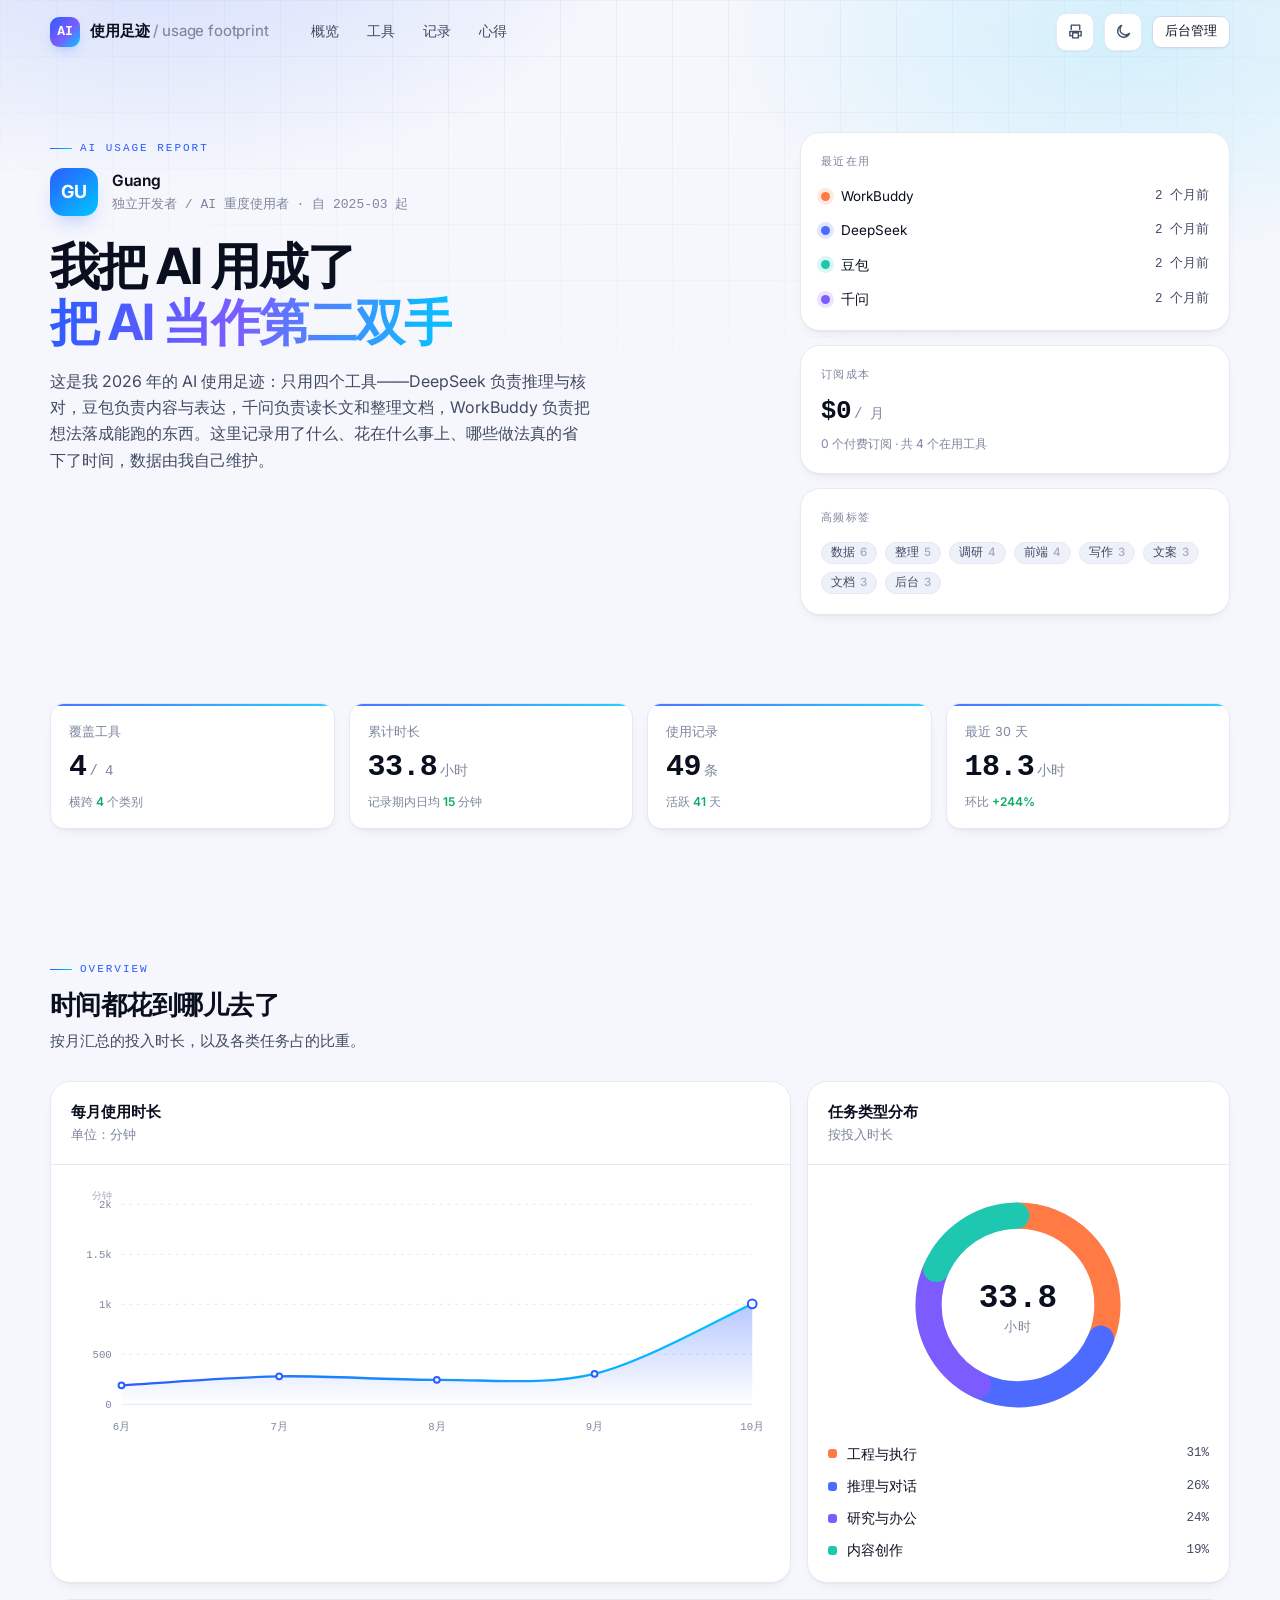
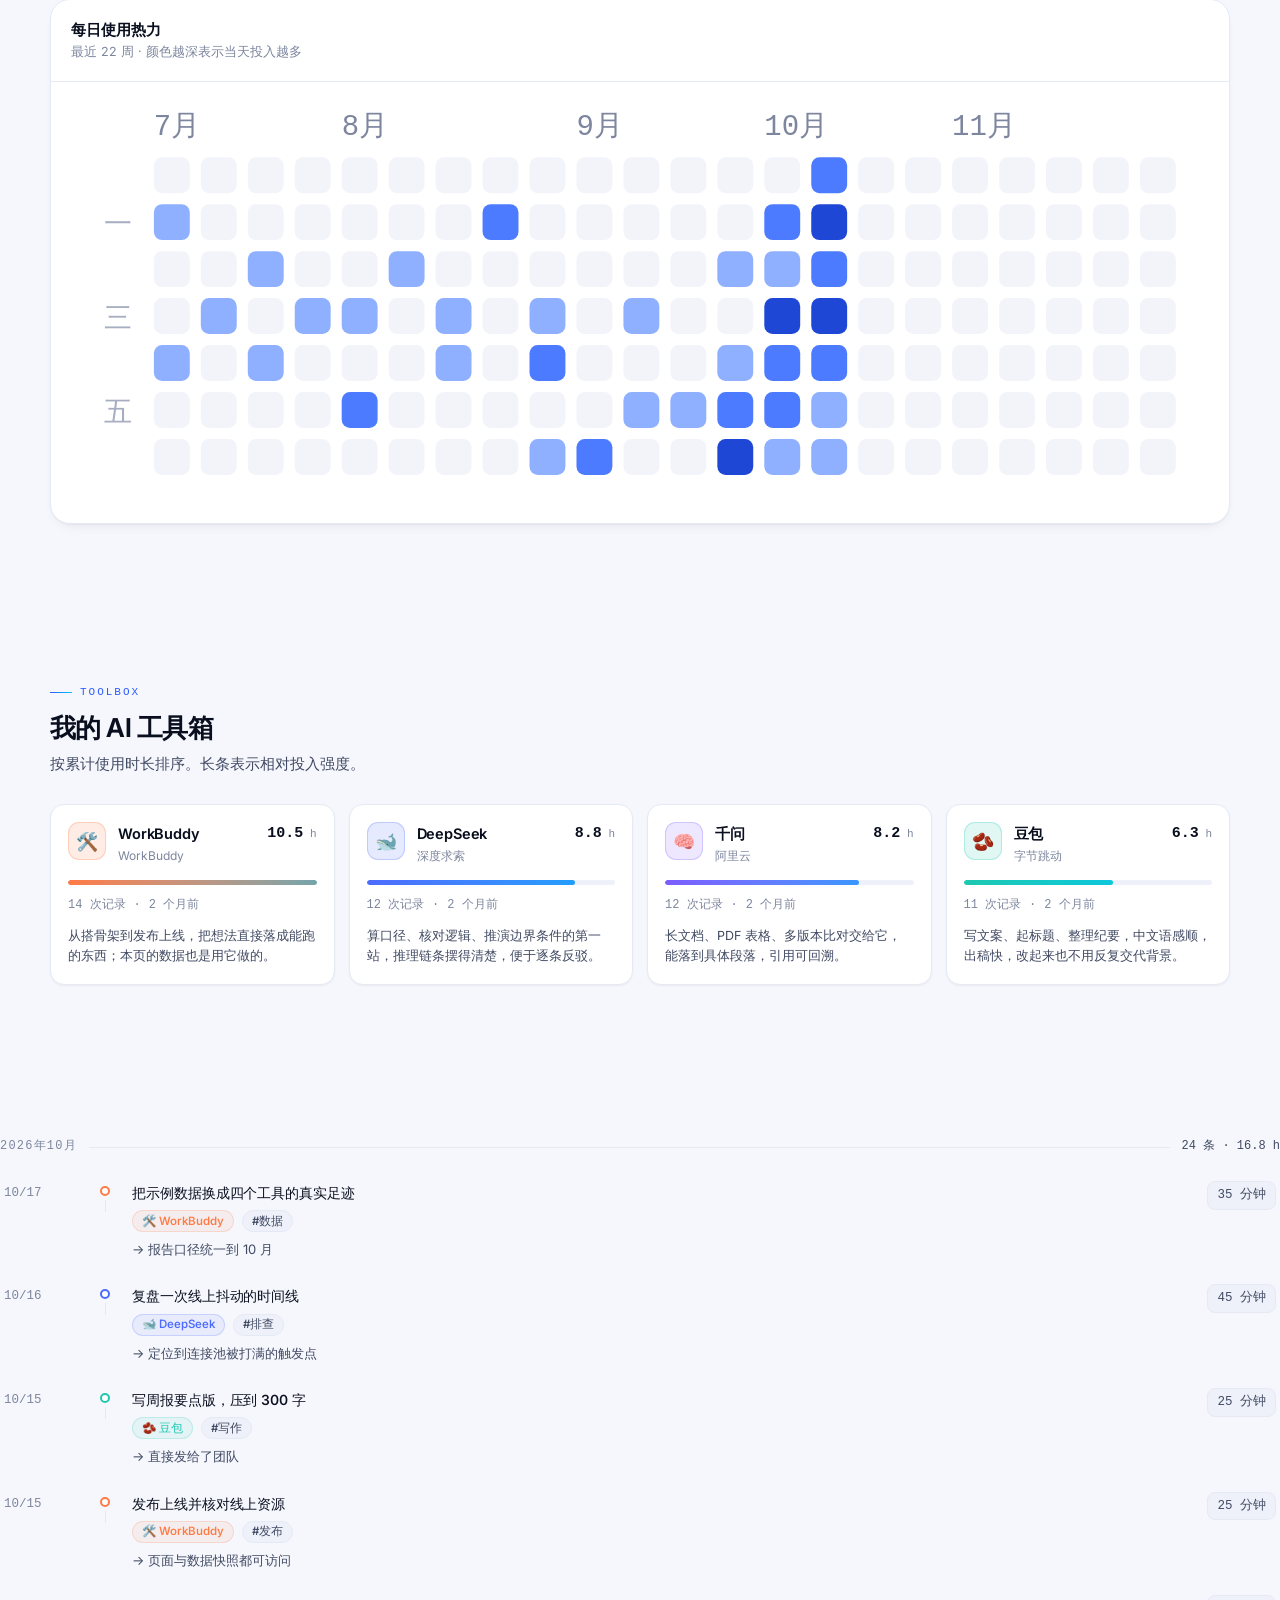
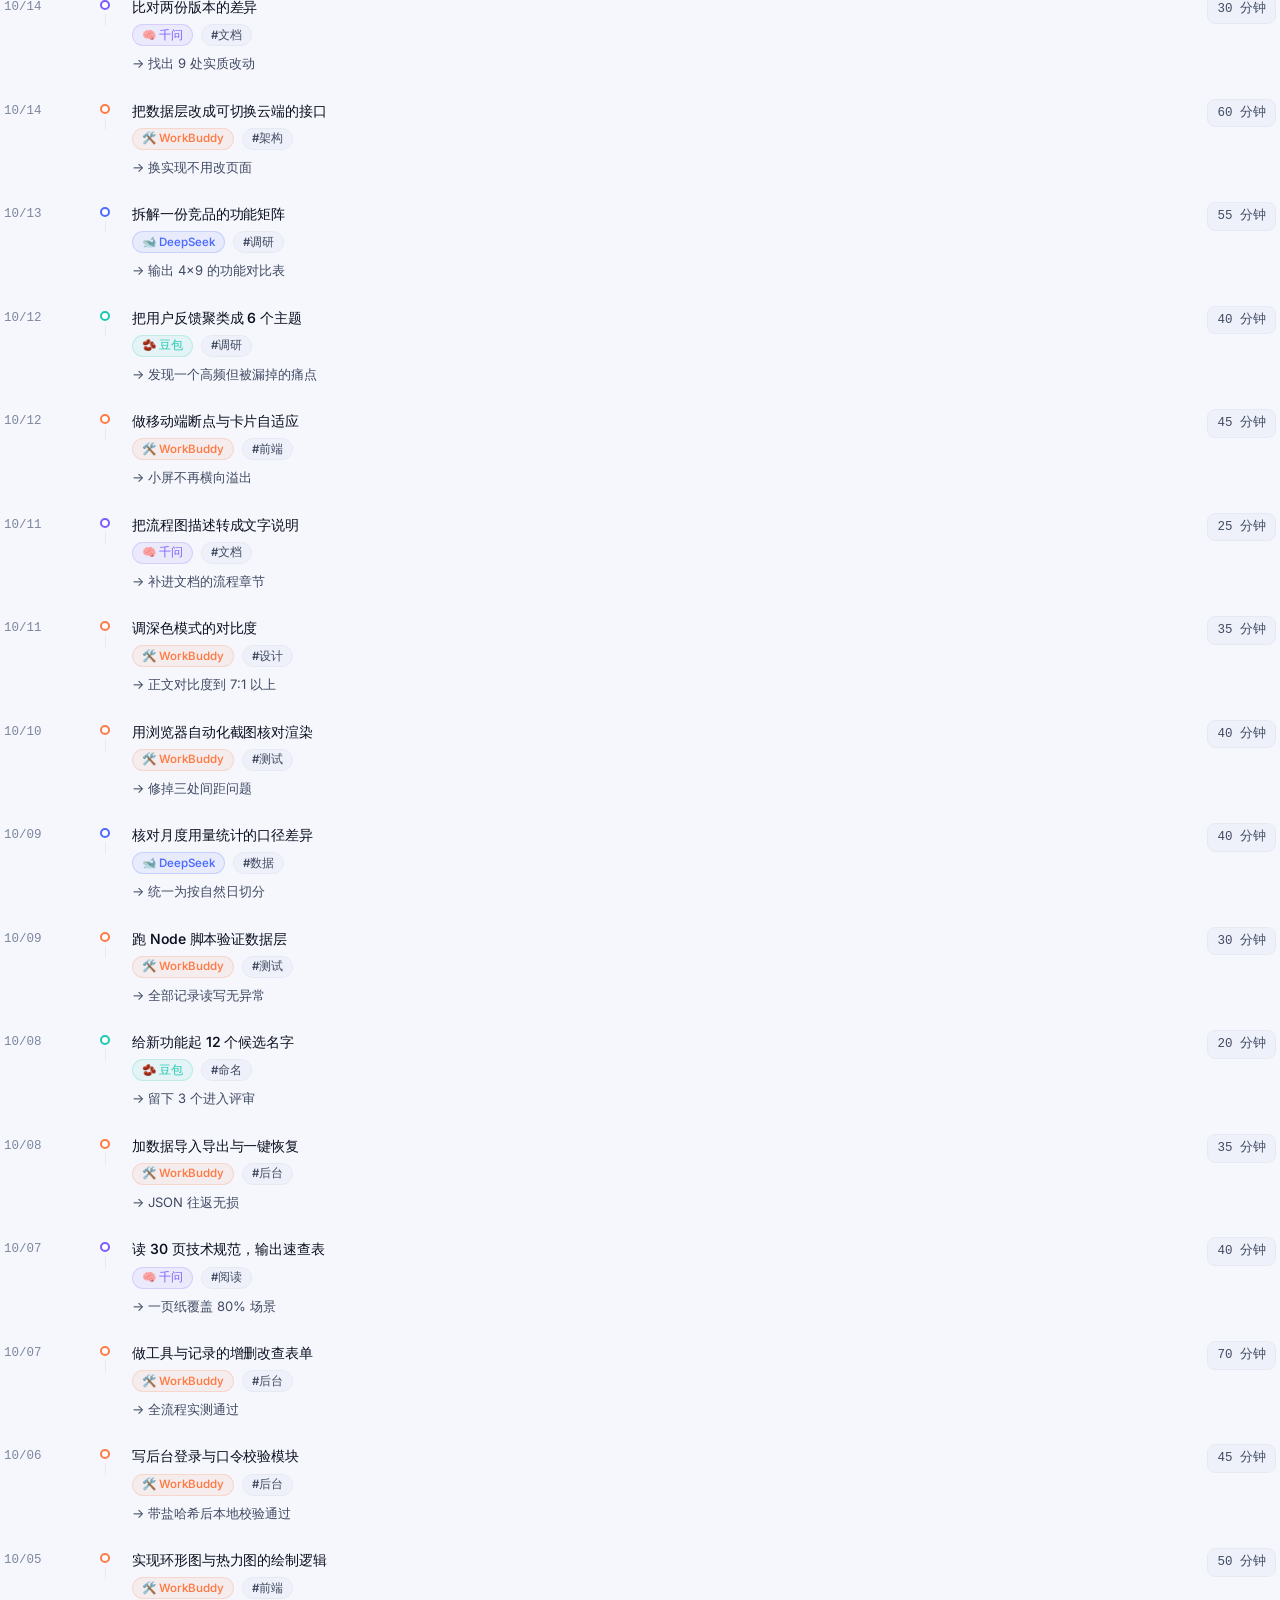
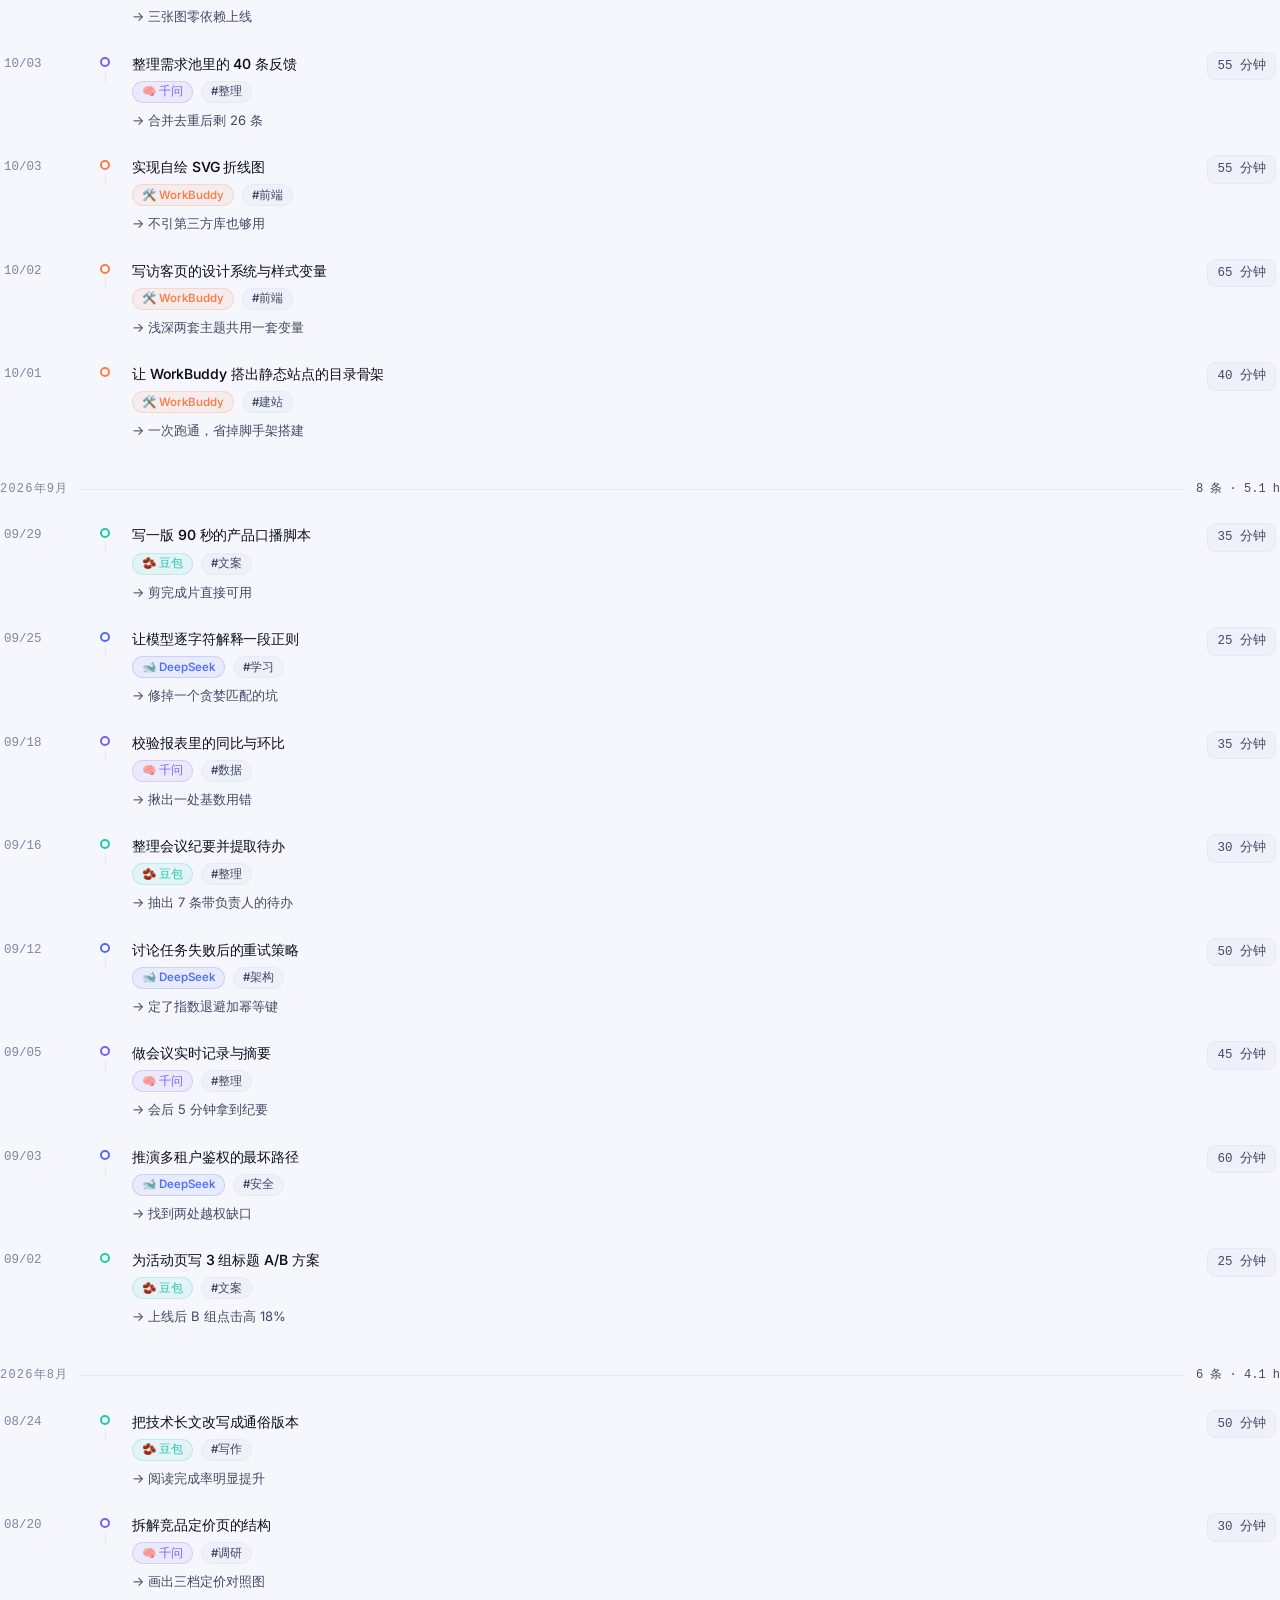
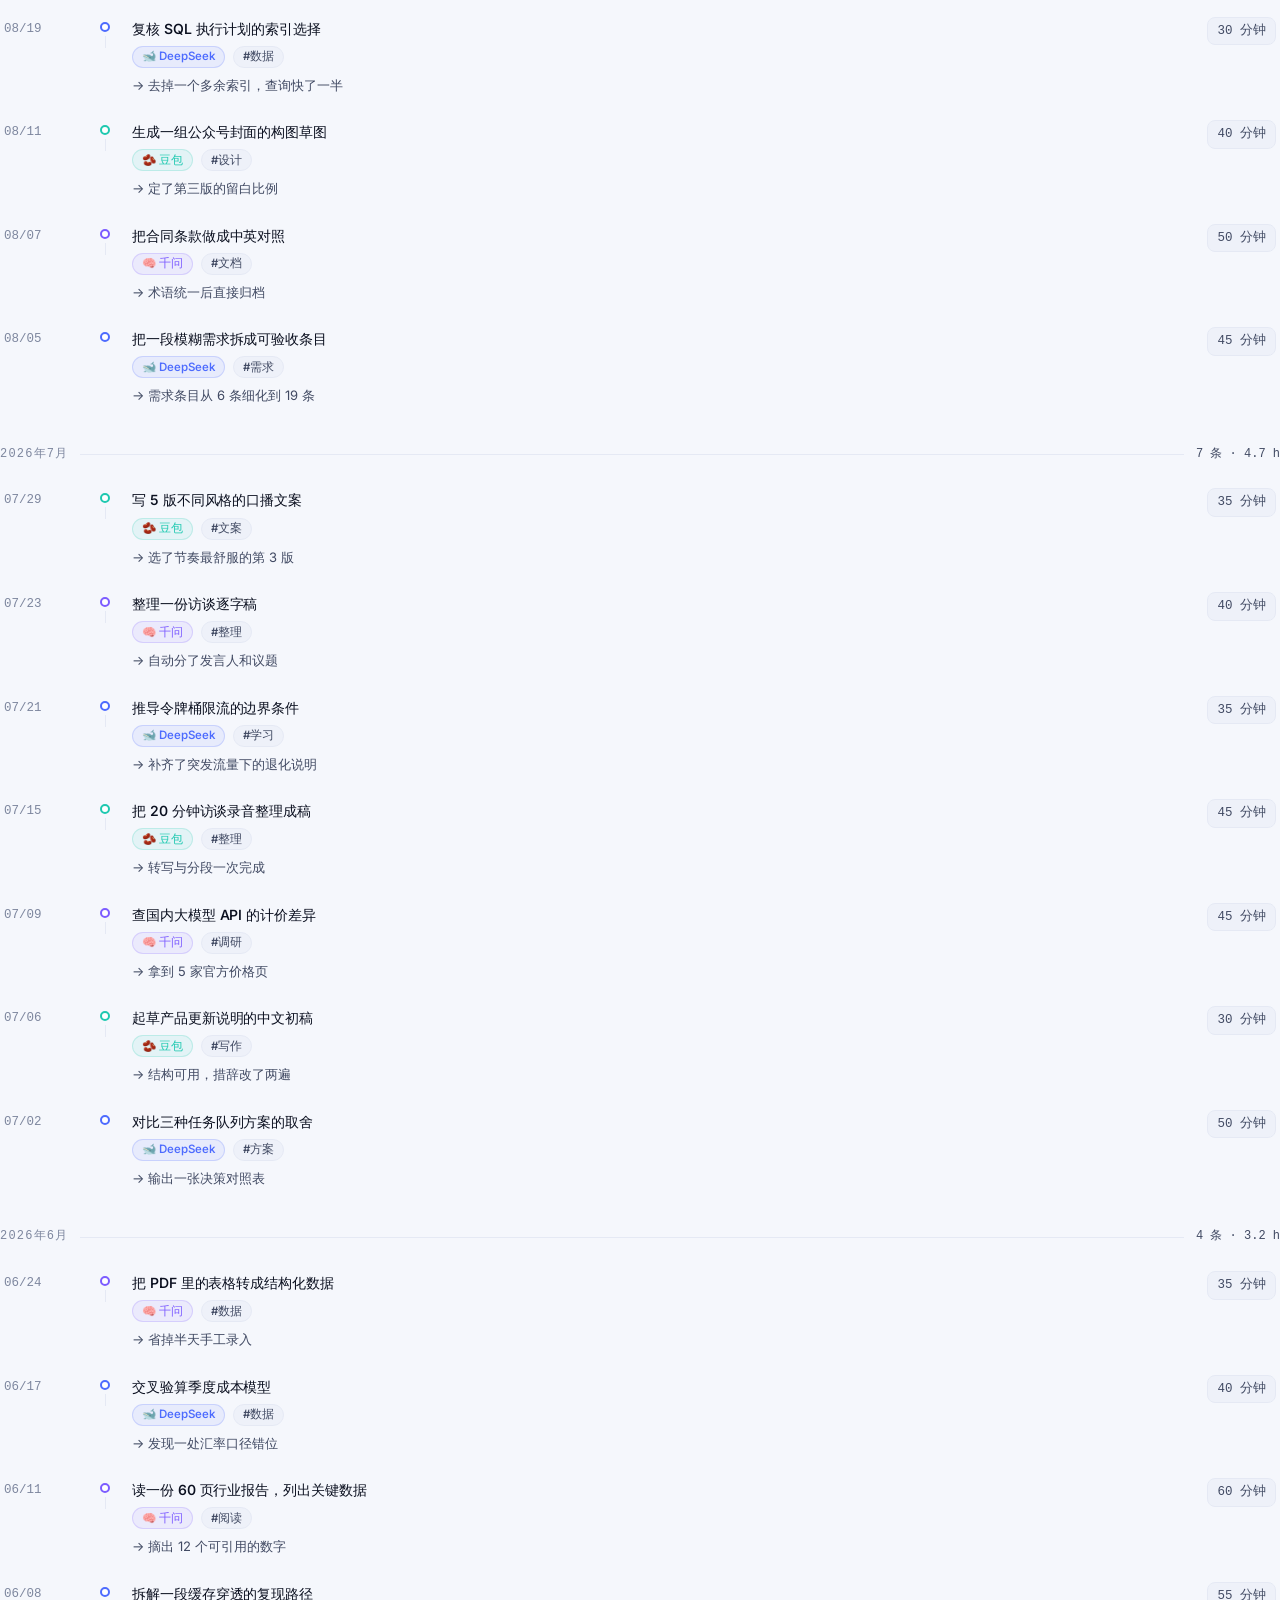
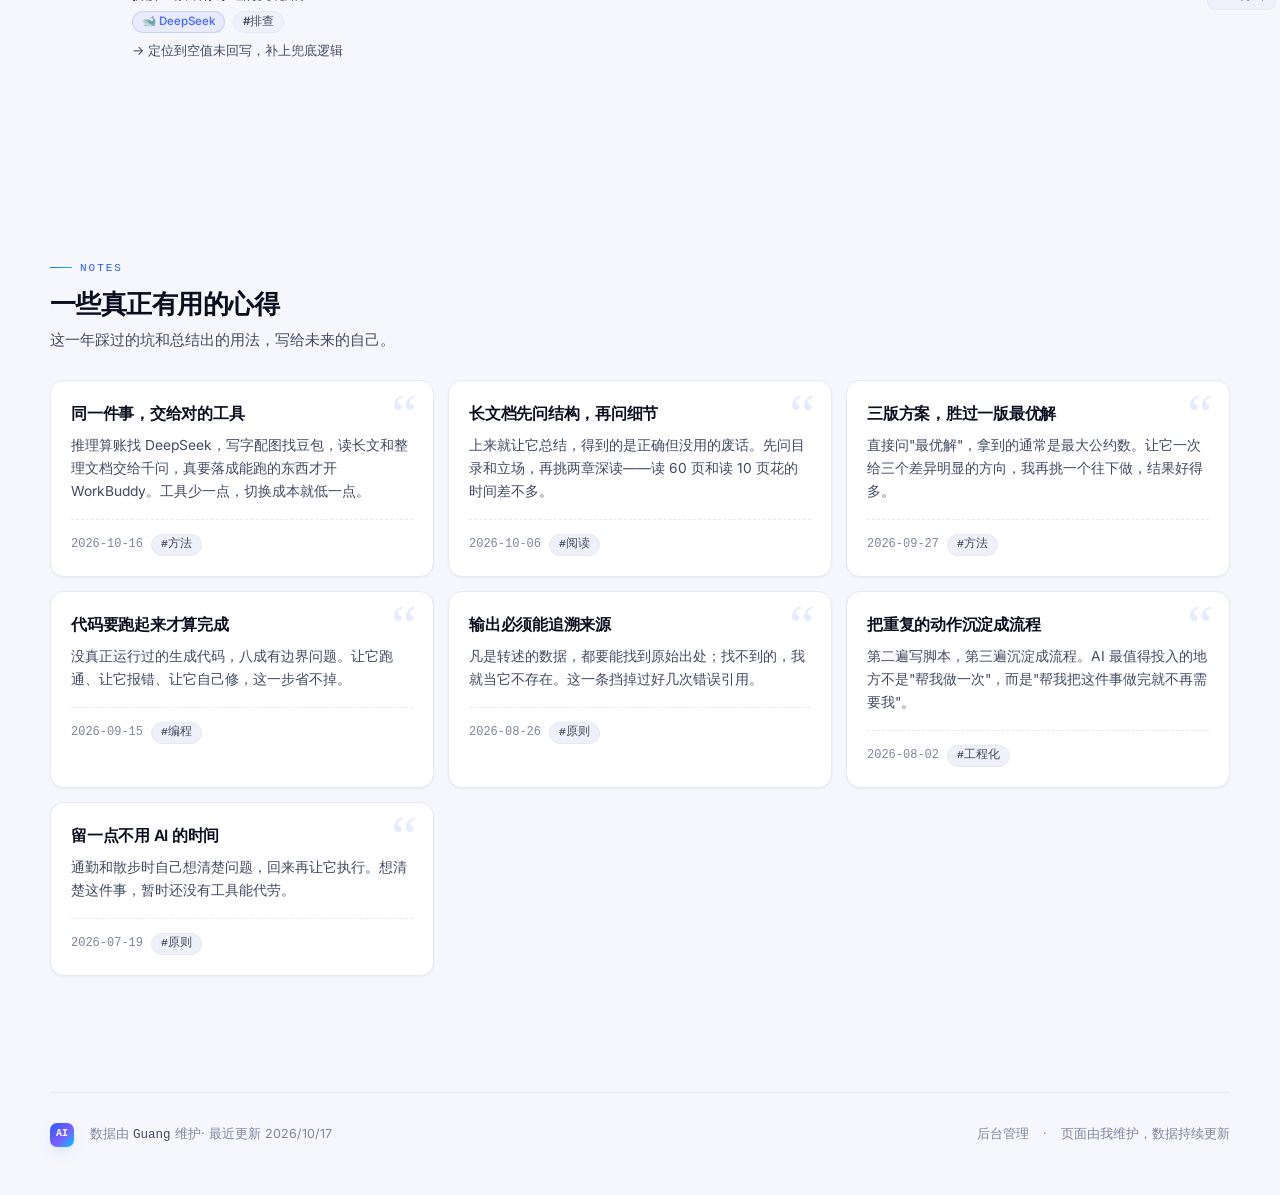
<file: index.html>
<!DOCTYPE html>
<html lang="zh-CN" data-theme="light">
<head>
<meta charset="UTF-8">
<meta name="viewport" content="width=device-width, initial-scale=1, viewport-fit=cover">
<title>AI 使用足迹报告</title>
<meta name="description" content="DeepSeek、豆包、千问、WorkBuddy 四个工具的使用足迹：花在什么事上、哪些做法真的省下了时间。">
<meta name="color-scheme" content="light dark">
<link rel="preconnect" href="https://fonts.googleapis.com">
<link rel="preconnect" href="https://fonts.gstatic.com" crossorigin>
<link href="https://fonts.googleapis.com/css2?family=Inter:wght@400;500;600;700&display=swap" rel="stylesheet">
<link rel="stylesheet" href="assets/css/style.css">
<link rel="icon" href="data:image/svg+xml,%3Csvg xmlns='http://www.w3.org/2000/svg' viewBox='0 0 32 32'%3E%3Crect width='32' height='32' rx='8' fill='%232b5cff'/%3E%3Ctext x='16' y='22' font-size='15' font-family='monospace' font-weight='700' fill='white' text-anchor='middle'%3EAI%3C/text%3E%3C/svg%3E">
</head>
<body>

<!-- ============ 导航 ============ -->
<header class="nav" id="nav">
  <div class="nav-inner">
    <a class="brand" href="#top">
      <span class="brand-mark">AI</span>
      <span class="brand-name">使用足迹 <span>/ usage footprint</span></span>
    </a>
    <nav class="nav-links">
      <a href="#overview">概览</a>
      <a href="#tools">工具</a>
      <a href="#timeline">记录</a>
      <a href="#insights">心得</a>
    </nav>
    <div class="nav-right">
      <button class="icon-btn" id="printBtn" title="打印 / 导出 PDF" aria-label="打印">
        <svg viewBox="0 0 24 24" fill="none" stroke="currentColor" stroke-width="1.9" stroke-linecap="round" stroke-linejoin="round">
          <path d="M6 9V3h12v6M6 18H4v-6h16v6h-2M8 14h8v7H8z"/>
        </svg>
      </button>
      <button class="icon-btn" id="themeBtn" title="切换主题" aria-label="切换主题"></button>
      <a class="btn btn-sm" href="admin.html">后台管理</a>
    </div>
  </div>
</header>

<main id="top">

  <!-- ============ Hero ============ -->
  <section class="hero">
    <div class="wrap">
      <div class="hero-grid">
        <div>
          <div class="eyebrow">AI Usage Report</div>
          <div class="hero-meta">
            <div class="avatar" id="avatar">AI</div>
            <div>
              <div class="hero-meta-name" id="heroName">—</div>
              <div class="hero-meta-sub" id="heroRole">—</div>
            </div>
          </div>
          <h1>我把 AI 用成了<br><em id="heroTagline">第二双手</em></h1>
          <p class="hero-lead" id="heroBio"></p>
          <div class="hero-actions" id="heroActions"></div>
        </div>

        <aside>
          <div class="side-card">
            <div class="side-title">最近在用</div>
            <div class="side-list" id="sideRecent"></div>
          </div>
          <div class="side-card">
            <div class="side-title">订阅成本</div>
            <div id="sideCost"></div>
          </div>
          <div class="side-card">
            <div class="side-title">高频标签</div>
            <div class="filters" id="sideTags"></div>
          </div>
        </aside>
      </div>
    </div>
  </section>

  <!-- ============ KPI ============ -->
  <section class="tight">
    <div class="wrap">
      <div class="kpi-grid" id="kpis"></div>
    </div>
  </section>

  <!-- ============ 概览 ============ -->
  <section id="overview">
    <div class="wrap">
      <div class="sec-head">
        <div>
          <div class="eyebrow">Overview</div>
          <h2 class="sec-title">时间都花到哪儿去了</h2>
          <p class="sec-desc">按月汇总的投入时长，以及各类任务占的比重。</p>
        </div>
      </div>

      <div class="cols-2">
        <div class="panel">
          <div class="panel-head">
            <div>
              <div class="panel-title">每月使用时长</div>
              <div class="panel-sub">单位：分钟</div>
            </div>
          </div>
          <div class="panel-body" id="trendChart"></div>
        </div>

        <div class="panel">
          <div class="panel-head">
            <div>
              <div class="panel-title">任务类型分布</div>
              <div class="panel-sub">按投入时长</div>
            </div>
          </div>
          <div class="panel-body">
            <div id="donutHost"></div>
            <div class="legend" style="margin-top:18px" id="donutLegend"></div>
          </div>
        </div>
      </div>

      <div class="panel" style="margin-top:16px">
        <div class="panel-head">
          <div>
            <div class="panel-title">每日使用热力</div>
            <div class="panel-sub">最近 22 周 · 颜色越深表示当天投入越多</div>
          </div>
        </div>
        <div class="panel-body" style="overflow-x:auto" id="heatmapHost"></div>
      </div>
    </div>
  </section>

  <!-- ============ 工具 ============ -->
  <section id="tools">
    <div class="wrap">
      <div class="sec-head">
        <div>
          <div class="eyebrow">Toolbox</div>
          <h2 class="sec-title">我的 AI 工具箱</h2>
          <p class="sec-desc">按累计使用时长排序。长条表示相对投入强度。</p>
        </div>
      </div>
      <div class="tool-grid" id="toolGrid"></div>
    </div>
  </section>

  <!-- ============ 时间线 ============ -->
  <section id="timeline">
    <div class="wrap">
      <div class="sec-head">
        <div>
          <div class="eyebrow">Timeline</div>
          <h2 class="sec-title">使用记录</h2>
          <p class="sec-desc">每条记录都写清了当时在做什么、花了多久、最后结果如何。</p>
        </div>
        <div class="search-wrap">
          <input class="search" id="recSearch" type="search" placeholder="搜索任务 / 结果 / 标签" aria-label="搜索记录">
        </div>
      </div>

      <div class="panel">
        <div class="panel-head">
          <div class="filters" id="toolFilters"></div>
          <div class="right">
            <span class="panel-sub" id="timelineCount"></span>
          </div>
        </div>
        <div class="panel-body" id="timeline"></div>
      </div>
    </div>
  </section>

  <!-- ============ 心得 ============ -->
  <section id="insights">
    <div class="wrap">
      <div class="sec-head">
        <div>
          <div class="eyebrow">Notes</div>
          <h2 class="sec-title">一些真正有用的心得</h2>
          <p class="sec-desc">这一年踩过的坑和总结出的用法，写给未来的自己。</p>
        </div>
      </div>
      <div class="insight-grid" id="insightGrid"></div>
    </div>
  </section>

</main>

<footer class="wrap foot">
  <span class="brand-mark" style="width:24px;height:24px;border-radius:7px;font-size:10px">AI</span>
  <span id="footMeta"></span>
  <span class="right">
    <a href="admin.html">后台管理</a>
    <span>·</span>
    <span>页面由我维护，数据持续更新</span>
  </span>
</footer>

<div class="toast-host" id="toastHost"></div>

<script src="assets/js/store.js"></script>
<script src="assets/js/charts.js"></script>
<script src="assets/js/site.js"></script>
</body>
</html>
</file>
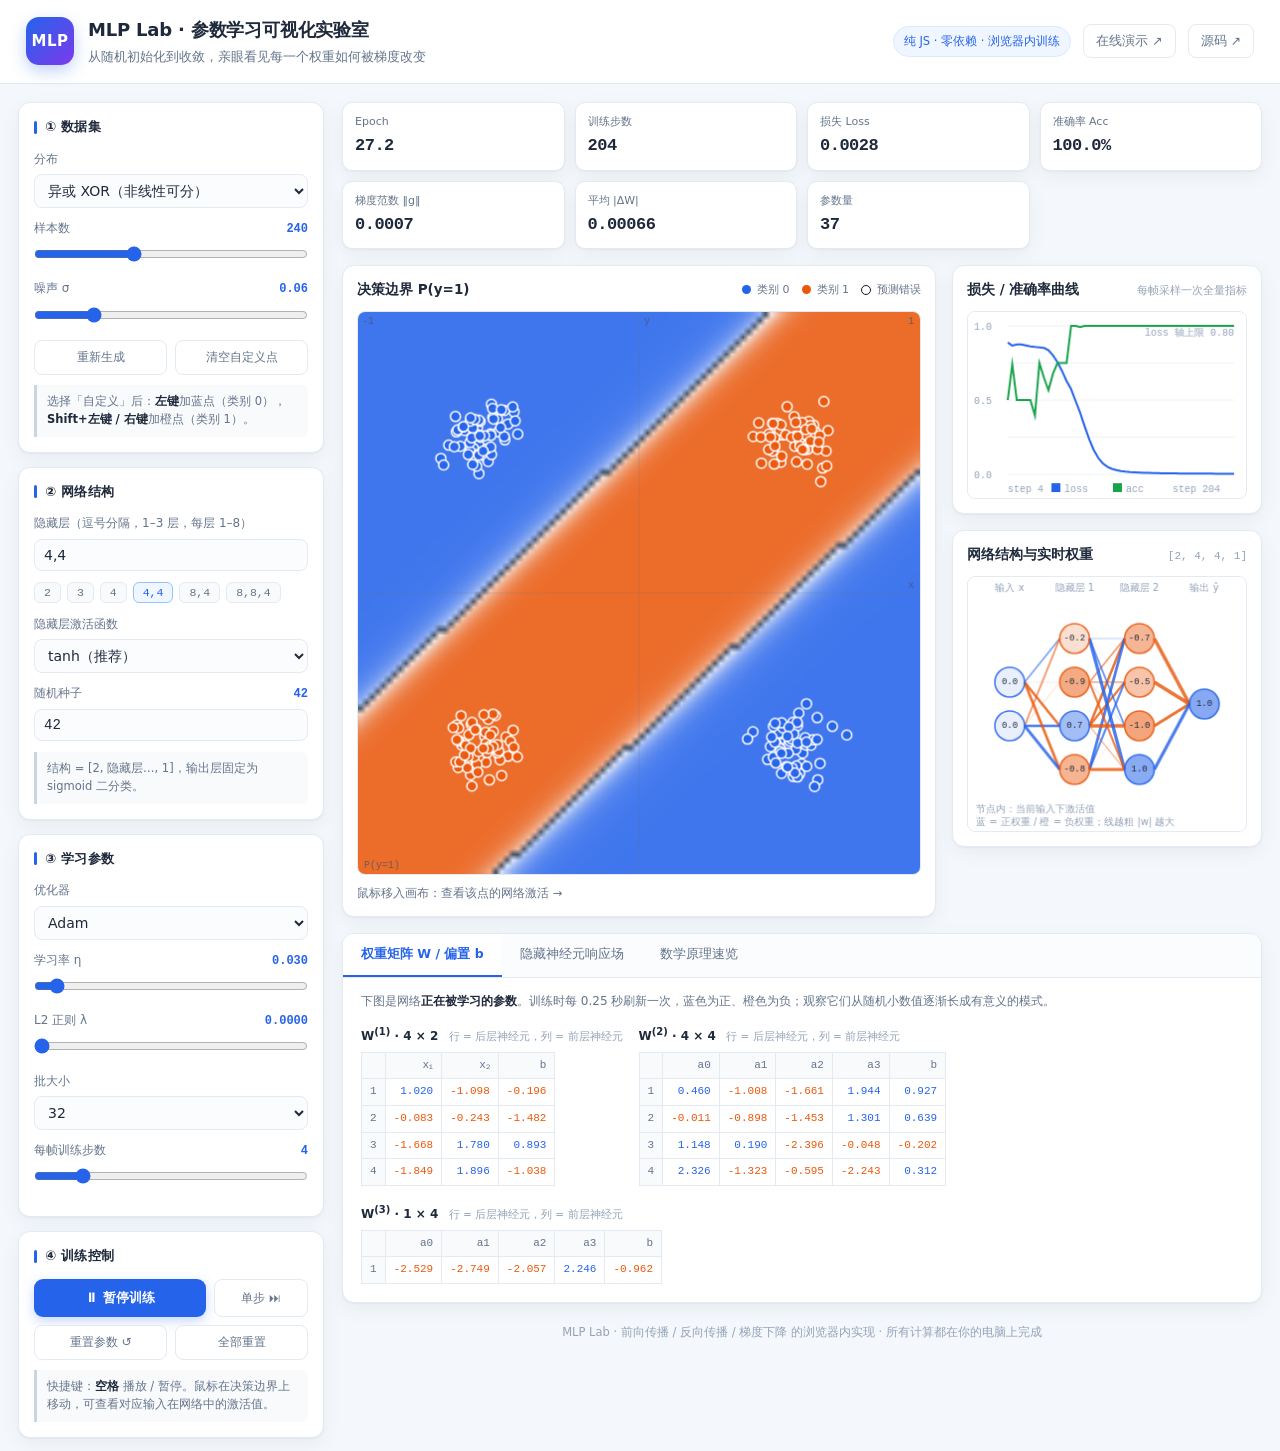
<file: mlp-visualizer/index.html>
<!DOCTYPE html>
<html lang="zh-CN">
<head>
<meta charset="UTF-8">
<meta name="viewport" content="width=device-width, initial-scale=1.0">
<title>MLP Lab · 多层感知机参数学习与可视化</title>
<meta name="description" content="纯 JavaScript 实现的多层感知机：前向传播、反向传播、梯度下降的可视化交互实验室">
<link rel="stylesheet" href="styles.css">
</head>
<body>

<header class="topbar">
  <div class="brand">
    <div class="logo">MLP</div>
    <div>
      <h1>MLP Lab · 参数学习可视化实验室</h1>
      <p>从随机初始化到收敛，亲眼看见每一个权重如何被梯度改变</p>
    </div>
  </div>
  <div class="top-actions">
    <span class="tag">纯 JS · 零依赖 · 浏览器内训练</span>
    <a class="ghost-btn" id="demoLink" href="https://liangzaijwj2.github.io/ai_usage/mlp-visualizer/" target="_blank" rel="noopener">在线演示 ↗</a>
    <a class="ghost-btn" id="ghLink" href="https://github.com/liangzaijwj2/ai_usage" target="_blank" rel="noopener">源码 ↗</a>
  </div>
</header>

<div class="layout">

  <!-- ================= 左侧控制面板 ================= -->
  <aside class="sidebar">

    <section class="panel">
      <h2>① 数据集</h2>
      <label class="field">
        <span>分布</span>
        <select id="dataset"></select>
      </label>
      <label class="field">
        <span>样本数 <b id="countVal">240</b></span>
        <input type="range" id="count" min="40" max="600" step="20" value="240">
      </label>
      <label class="field">
        <span>噪声 σ <b id="noiseVal">0.06</b></span>
        <input type="range" id="noise" min="0" max="0.30" step="0.01" value="0.06">
      </label>
      <div class="btn-row">
        <button class="mini" id="regenData">重新生成</button>
        <button class="mini" id="clearCustom">清空自定义点</button>
      </div>
      <p class="hint">选择「自定义」后：<b>左键</b>加蓝点（类别 0），<b>Shift+左键 / 右键</b>加橙点（类别 1）。</p>
    </section>

    <section class="panel">
      <h2>② 网络结构</h2>
      <label class="field">
        <span>隐藏层（逗号分隔，1–3 层，每层 1–8）</span>
        <input type="text" id="layers" value="4,4" spellcheck="false">
      </label>
      <div class="chips" id="archChips">
        <button data-arch="2">2</button>
        <button data-arch="3">3</button>
        <button data-arch="4">4</button>
        <button data-arch="4,4">4,4</button>
        <button data-arch="8,4">8,4</button>
        <button data-arch="8,8,4">8,8,4</button>
      </div>
      <label class="field">
        <span>隐藏层激活函数</span>
        <select id="activation">
          <option value="tanh">tanh（推荐）</option>
          <option value="sigmoid">sigmoid</option>
          <option value="relu">ReLU</option>
        </select>
      </label>
      <label class="field">
        <span>随机种子 <b id="seedVal">42</b></span>
        <input type="number" id="seed" value="42" min="1" max="99999" step="1">
      </label>
      <p class="hint">结构 = [2, 隐藏层…, 1]，输出层固定为 sigmoid 二分类。</p>
    </section>

    <section class="panel">
      <h2>③ 学习参数</h2>
      <label class="field">
        <span>优化器</span>
        <select id="optimizer">
          <option value="adam">Adam</option>
          <option value="momentum">SGD + Momentum</option>
          <option value="sgd">SGD</option>
        </select>
      </label>
      <label class="field">
        <span>学习率 η <b id="lrVal">0.030</b></span>
        <input type="range" id="lr" min="0.001" max="0.50" step="0.001" value="0.03">
      </label>
      <label class="field">
        <span>L2 正则 λ <b id="l2Val">0.0000</b></span>
        <input type="range" id="l2" min="0" max="0.02" step="0.0005" value="0">
      </label>
      <label class="field">
        <span>批大小</span>
        <select id="batch">
          <option value="16">16</option>
          <option value="32" selected>32</option>
          <option value="64">64</option>
          <option value="0">全量（Batch GD）</option>
        </select>
      </label>
      <label class="field">
        <span>每帧训练步数 <b id="speedVal">4</b></span>
        <input type="range" id="speed" min="1" max="20" step="1" value="4">
      </label>
    </section>

    <section class="panel controls">
      <h2>④ 训练控制</h2>
      <div class="btn-row main-btns">
        <button class="primary" id="toggle">▶ 开始训练</button>
        <button class="mini" id="stepBtn">单步 ⏭</button>
      </div>
      <div class="btn-row">
        <button class="mini" id="resetNet">重置参数 ↺</button>
        <button class="mini" id="resetAll">全部重置</button>
      </div>
      <p class="hint">快捷键：<b>空格</b> 播放 / 暂停。鼠标在决策边界上移动，可查看对应输入在网络中的激活值。</p>
    </section>

  </aside>

  <!-- ================= 右侧主区 ================= -->
  <main class="content">

    <div class="metrics" id="metrics">
      <div class="metric"><span>Epoch</span><b id="mEpoch">0.0</b></div>
      <div class="metric"><span>训练步数</span><b id="mStep">0</b></div>
      <div class="metric"><span>损失 Loss</span><b id="mLoss">—</b></div>
      <div class="metric"><span>准确率 Acc</span><b id="mAcc">—</b></div>
      <div class="metric"><span>梯度范数 ‖g‖</span><b id="mGrad">—</b></div>
      <div class="metric"><span>平均 |ΔW|</span><b id="mDelta">—</b></div>
      <div class="metric"><span>参数量</span><b id="mParams">—</b></div>
    </div>

    <div class="viz-grid">
      <section class="card boundary-card">
        <div class="card-head">
          <h3>决策边界 P(y=1)</h3>
          <span class="legend"><i class="dot c0"></i>类别 0 <i class="dot c1"></i>类别 1 <i class="ring"></i>预测错误</span>
        </div>
        <div class="canvas-wrap square"><canvas id="boundary"></canvas></div>
        <p class="card-foot" id="probeInfo">鼠标移入画布：查看该点的网络激活 →</p>
      </section>

      <div class="right-col">
        <section class="card">
          <div class="card-head"><h3>损失 / 准确率曲线</h3><span class="sub">每帧采样一次全量指标</span></div>
          <div class="canvas-wrap curve"><canvas id="curve"></canvas></div>
        </section>
        <section class="card">
          <div class="card-head"><h3>网络结构与实时权重</h3><span class="sub" id="archLabel">[2, 4, 4, 1]</span></div>
          <div class="canvas-wrap network"><canvas id="network"></canvas></div>
        </section>
      </div>
    </div>

    <section class="card detail-card">
      <div class="tabs" id="tabs">
        <button class="active" data-tab="weights">权重矩阵 W / 偏置 b</button>
        <button data-tab="fields">隐藏神经元响应场</button>
        <button data-tab="theory">数学原理速览</button>
      </div>

      <div class="tab-body" id="tab-weights">
        <p class="tab-note">下图是网络<strong>正在被学习的参数</strong>。训练时每 0.25 秒刷新一次，蓝色为正、橙色为负；观察它们从随机小数值逐渐长成有意义的模式。</p>
        <div class="weight-grid" id="weightTable"></div>
      </div>

      <div class="tab-body hidden" id="tab-fields">
        <p class="tab-note">每个小图是一个隐藏神经元在整个输入平面上的激活强度（蓝=正响应，橙=负响应）。随着训练，它们会各自「分工」负责某一条边界——这就是网络学到的特征。</p>
        <div class="canvas-wrap fields"><canvas id="fields"></canvas></div>
      </div>

      <div class="tab-body hidden" id="tab-theory">
        <div class="theory-grid">
          <div class="theory-col">
            <h4>1 · 前向传播 Forward</h4>
            <div class="formula">a<sup>(0)</sup> = x ∈ ℝ²</div>
            <div class="formula">z<sup>(l)</sup> = W<sup>(l)</sup> a<sup>(l-1)</sup> + b<sup>(l)</sup></div>
            <div class="formula">a<sup>(l)</sup> = σ(z<sup>(l)</sup>)，&nbsp; l = 1…L-1</div>
            <div class="formula">ŷ = sigmoid(z<sup>(L)</sup>) ∈ (0,1)</div>
            <p>输入两个坐标，经过若干隐藏层做非线性变换，最后由输出层给出一个概率。<b>没有隐藏层或没有非线性激活函数</b>，整个网络等价于逻辑回归，无法解决 XOR。</p>

            <h4>2 · 损失函数 Loss</h4>
            <div class="formula">L = −(1/N) Σ [ y log ŷ + (1−y) log(1−ŷ) ] + (λ/2) Σ‖W‖²</div>
            <p>二元交叉熵衡量预测概率与真实标签的差距；L2 项惩罚过大的权重，让决策边界更平滑。图中颜色越深表示模型对类别判断越自信。</p>

            <h4>3 · 反向传播 Backprop</h4>
            <div class="formula">δ<sup>(L)</sup> = ŷ − y</div>
            <div class="formula">δ<sup>(l)</sup> = (W<sup>(l+1)</sup>)<sup>T</sup> δ<sup>(l+1)</sup> ⊙ σ′(z<sup>(l)</sup>)</div>
            <div class="formula">∂L/∂W<sup>(l)</sup> = δ<sup>(l)</sup> (a<sup>(l-1)</sup>)<sup>T</sup>，&nbsp; ∂L/∂b<sup>(l)</sup> = δ<sup>(l)</sup></div>
            <p>sigmoid 与交叉熵组合后，输出层的 δ 化简为极其简洁的 <b>ŷ − y</b>（预测减真实）。链式法则把这个误差逐层向前传回，得到每个参数的梯度。<span class="mono">js/mlp.js</span> 中的 <code>trainBatch()</code> 就是这段公式的逐行实现。</p>
          </div>

          <div class="theory-col">
            <h4>4 · 参数更新 Optimizer</h4>
            <div class="formula">SGD:&nbsp; W ← W − η ∂L/∂W</div>
            <div class="formula">Momentum:&nbsp; v ← 0.9v − ηg，&nbsp; W ← W + v</div>
            <div class="formula">Adam:&nbsp; m ← 0.9m + 0.1g，&nbsp; v ← 0.999v + 0.001g²</div>
            <div class="formula">W ← W − η · m̂ / (√v̂ + ε)</div>
            <p>η 是学习率：太小收敛慢，太大会在极小值附近震荡甚至发散。Adam 为每个参数自适应调整步长，通常收敛最快。面板里的「平均 |ΔW|」就是每步参数实际改动的平均幅度。</p>

            <h4>5 · 建议做的几个实验</h4>
            <ol class="experiments">
              <li>把隐藏层改成 <b>2</b>，看 XOR 如何被两条直线「切」出来；再改成 <b>1</b>，观察模型永远学不会。</li>
              <li>把学习率拉到 <b>0.4</b>，看损失曲线剧烈震荡；拉到 <b>0.002</b>，看收敛变慢。</li>
              <li>激活函数换成 <b>sigmoid</b>，对比梯度范数 ‖g‖，体会梯度消失。</li>
              <li>换成 <b>双螺旋</b> 数据集，加深网络（8,8,4），观察深层网络的拟合能力。</li>
              <li>加大 <b>L2 正则</b>，看权重数值变小、决策边界变平滑。</li>
              <li>选择 <b>自定义</b>，亲手点出一组数据，让网络为你现场拟合。</li>
            </ol>
            <p class="small">实现细节：Xavier / He 初始化、mini-batch 采样、可复现随机种子、数值稳定 sigmoid，全部在 <span class="mono">js/mlp.js</span> 中，约 200 行，无第三方依赖。</p>
          </div>
        </div>
      </div>
    </section>

    <footer class="foot">MLP Lab · 前向传播 / 反向传播 / 梯度下降 的浏览器内实现 · 所有计算都在你的电脑上完成</footer>
  </main>
</div>

<script src="js/mlp.js"></script>
<script src="js/datasets.js"></script>
<script src="js/viz.js"></script>
<script src="js/app.js"></script>
</body>
</html>
</file>
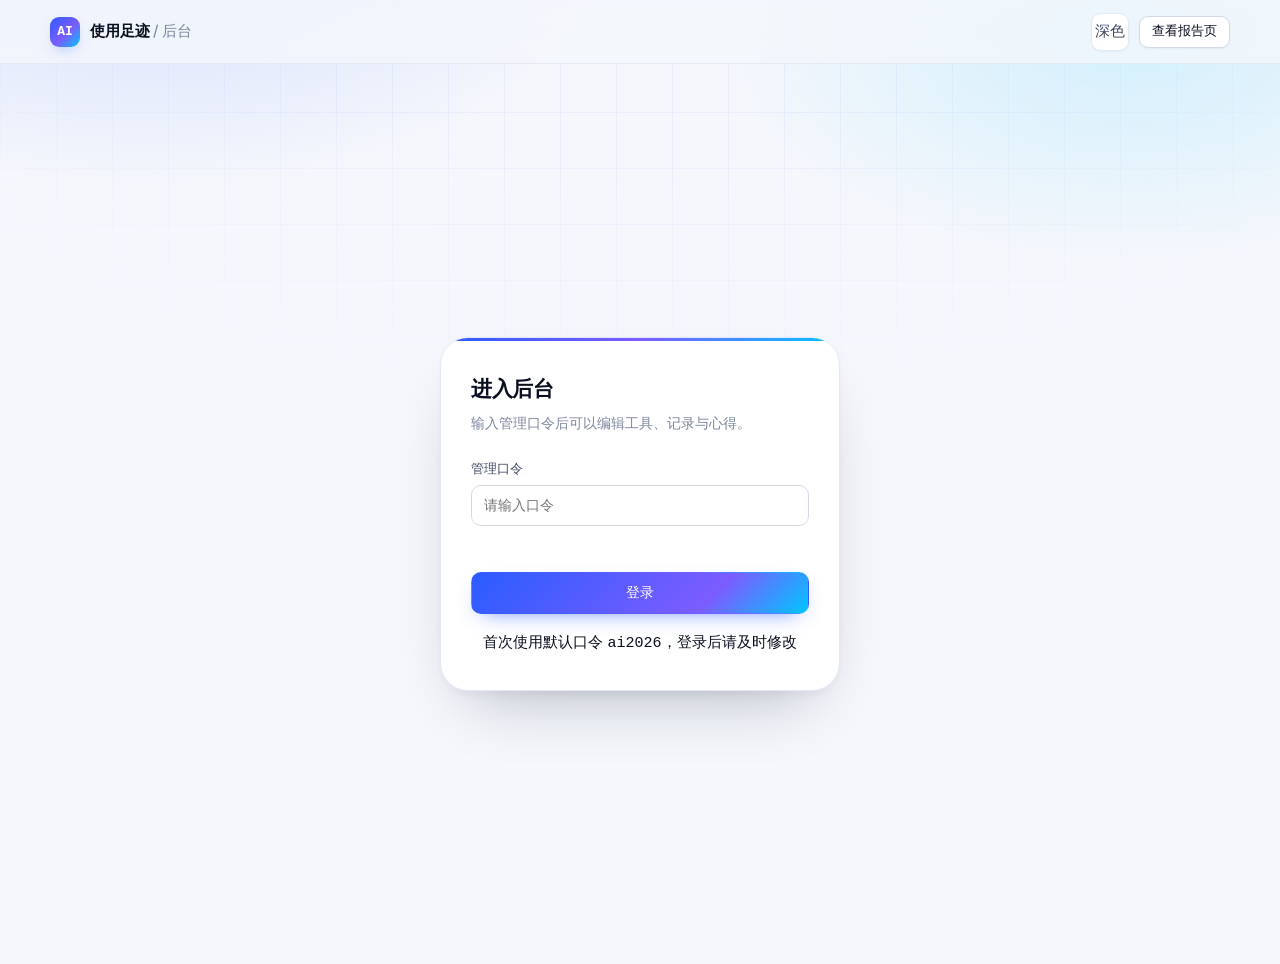
<file: admin.html>
<!DOCTYPE html>
<html lang="zh-CN" data-theme="light">
<head>
<meta charset="UTF-8">
<meta name="viewport" content="width=device-width, initial-scale=1, viewport-fit=cover">
<title>后台管理 · AI 使用足迹</title>
<meta name="robots" content="noindex, nofollow">
<meta name="color-scheme" content="light dark">
<link rel="preconnect" href="https://fonts.googleapis.com">
<link rel="preconnect" href="https://fonts.gstatic.com" crossorigin>
<link href="https://fonts.googleapis.com/css2?family=Inter:wght@400;500;600;700&display=swap" rel="stylesheet">
<link rel="stylesheet" href="assets/css/style.css">
<link rel="icon" href="data:image/svg+xml,%3Csvg xmlns='http://www.w3.org/2000/svg' viewBox='0 0 32 32'%3E%3Crect width='32' height='32' rx='8' fill='%232b5cff'/%3E%3Ctext x='16' y='22' font-size='15' font-family='monospace' font-weight='700' fill='white' text-anchor='middle'%3EAI%3C/text%3E%3C/svg%3E">
</head>
<body>

<header class="nav scrolled">
  <div class="nav-inner">
    <a class="brand" href="index.html">
      <span class="brand-mark">AI</span>
      <span class="brand-name">使用足迹 <span>/ 后台</span></span>
    </a>
    <div class="nav-right">
      <button class="icon-btn" id="themeBtn" title="切换主题">深色</button>
      <a class="btn btn-sm" href="index.html">查看报告页</a>
    </div>
  </div>
</header>

<div class="admin-shell">
  <!-- 登录门禁 -->
  <div class="login-wrap" id="gate"></div>

  <!-- 管理主体 -->
  <div id="shell" style="display:none">
    <div class="wrap" style="padding:32px 0 64px">
      <div style="display:flex;align-items:center;gap:14px;margin-bottom:20px;flex-wrap:wrap">
        <div>
          <div class="eyebrow">Admin</div>
          <h2 class="sec-title" style="font-size:22px">内容管理</h2>
        </div>
        <div style="margin-left:auto;display:flex;gap:8px">
          <button class="btn btn-sm" id="logoutBtn">退出登录</button>
        </div>
      </div>
      <div class="admin-tabs" id="tabs"></div>
      <div id="panel"></div>
    </div>
  </div>
</div>

<div class="toast-host" id="toastHost"></div>

<script src="assets/js/store.js"></script>
<script src="assets/js/charts.js"></script>
<script src="assets/js/admin.js"></script>
</body>
</html>
</file>
<file: assets/css/style.css>
/* ============================================================
   AI 使用足迹报告 · 设计系统
   现代简约科技风 / Light-first + Dark
   ============================================================ */

/* ---------- Design tokens ---------- */
:root {
  --bg: #f5f7fc;
  --bg-elev: #ffffff;
  --bg-soft: #eef1f9;
  --bg-sunken: #f9fafd;

  --ink: #0a0f1f;
  --ink-2: #414a63;
  --ink-3: #7d869e;
  --ink-4: #a7aec1;

  --line: #e5e9f4;
  --line-strong: #d2d8ea;

  --brand: #2b5cff;
  --brand-2: #00c6ff;
  --brand-3: #7c5cff;
  --brand-ink: #1a3ecf;

  --ok: #0fa968;
  --warn: #e8890c;
  --danger: #e5484d;

  --grid: rgba(43, 92, 255, 0.055);
  --glow-1: rgba(43, 92, 255, 0.16);
  --glow-2: rgba(0, 198, 255, 0.14);

  --hm1: #c9d9ff;
  --hm2: #8fb0ff;
  --hm3: #4d7bff;
  --hm4: #1f47d6;

  --shadow-xs: 0 1px 2px rgba(15, 23, 42, 0.05);
  --shadow-sm: 0 1px 2px rgba(15, 23, 42, 0.04), 0 6px 16px -10px rgba(15, 23, 42, 0.16);
  --shadow-md: 0 2px 4px rgba(15, 23, 42, 0.04), 0 18px 40px -22px rgba(15, 23, 42, 0.28);
  --shadow-lg: 0 4px 8px rgba(15, 23, 42, 0.04), 0 32px 64px -32px rgba(15, 23, 42, 0.32);

  --r-sm: 10px;
  --r: 14px;
  --r-lg: 20px;
  --r-xl: 28px;

  --sans: "Inter", -apple-system, BlinkMacSystemFont, "Segoe UI", "PingFang SC",
    "Hiragino Sans GB", "Microsoft YaHei", "Source Han Sans SC", sans-serif;
  --mono: ui-monospace, "SF Mono", "JetBrains Mono", "Cascadia Mono", Menlo, Consolas, monospace;

  --maxw: 1180px;
  --nav-h: 64px;

  --ease: cubic-bezier(0.22, 0.8, 0.28, 1);
}

[data-theme="dark"] {
  --bg: #070a12;
  --bg-elev: #0d1220;
  --bg-soft: #131a2b;
  --bg-sunken: #0a0f1b;

  --ink: #edf1fa;
  --ink-2: #aab4cd;
  --ink-3: #6f7c99;
  --ink-4: #4d5871;

  --line: #1a2236;
  --line-strong: #253049;

  --brand: #6f8cff;
  --brand-2: #35d6ff;
  --brand-3: #a48bff;
  --brand-ink: #cdd9ff;

  --ok: #34d399;
  --warn: #fbbf24;
  --danger: #f87171;

  --grid: rgba(111, 140, 255, 0.07);
  --glow-1: rgba(43, 92, 255, 0.28);
  --glow-2: rgba(0, 198, 255, 0.18);

  --hm1: #1d2a4d;
  --hm2: #2b4a94;
  --hm3: #4f7bf0;
  --hm4: #8fb4ff;

  --shadow-xs: 0 1px 2px rgba(0, 0, 0, 0.5);
  --shadow-sm: 0 1px 2px rgba(0, 0, 0, 0.5), 0 8px 20px -12px rgba(0, 0, 0, 0.9);
  --shadow-md: 0 2px 6px rgba(0, 0, 0, 0.5), 0 24px 48px -26px rgba(0, 0, 0, 1);
  --shadow-lg: 0 4px 10px rgba(0, 0, 0, 0.55), 0 40px 72px -36px rgba(0, 0, 0, 1);
}

/* ---------- Reset ---------- */
*,
*::before,
*::after { box-sizing: border-box; }

html { -webkit-text-size-adjust: 100%; scroll-behavior: smooth; }

body {
  margin: 0;
  background: var(--bg);
  color: var(--ink);
  font-family: var(--sans);
  font-size: 15px;
  line-height: 1.65;
  -webkit-font-smoothing: antialiased;
  text-rendering: optimizeLegibility;
  overflow-x: hidden;
}

/* 背景：网格 + 光晕 */
body::before {
  content: "";
  position: fixed;
  inset: 0;
  z-index: -2;
  background-image:
    linear-gradient(to right, var(--grid) 1px, transparent 1px),
    linear-gradient(to bottom, var(--grid) 1px, transparent 1px);
  background-size: 56px 56px;
  mask-image: radial-gradient(ellipse 85% 60% at 50% 0%, #000 25%, transparent 78%);
  -webkit-mask-image: radial-gradient(ellipse 85% 60% at 50% 0%, #000 25%, transparent 78%);
  pointer-events: none;
}

body::after {
  content: "";
  position: fixed;
  inset: 0;
  z-index: -3;
  background:
    radial-gradient(760px 420px at 12% -8%, var(--glow-1), transparent 62%),
    radial-gradient(680px 380px at 88% 4%, var(--glow-2), transparent 60%);
  pointer-events: none;
}

img { max-width: 100%; display: block; }
a { color: inherit; text-decoration: none; }
button, input, select, textarea { font: inherit; color: inherit; }
h1, h2, h3, h4, p { margin: 0; }
ul { margin: 0; padding: 0; list-style: none; }

::selection { background: color-mix(in srgb, var(--brand) 24%, transparent); }

:focus-visible {
  outline: 2px solid var(--brand);
  outline-offset: 2px;
  border-radius: 6px;
}

/* ---------- Layout ---------- */
.wrap { width: min(100% - 40px, var(--maxw)); margin-inline: auto; }
.wrap-narrow { width: min(100% - 40px, 880px); margin-inline: auto; }

section { padding: 76px 0; }
section.tight { padding: 48px 0; }

.sec-head {
  display: flex;
  align-items: flex-end;
  justify-content: space-between;
  gap: 24px;
  margin-bottom: 28px;
  flex-wrap: wrap;
}

.eyebrow {
  font-family: var(--mono);
  font-size: 11px;
  letter-spacing: 0.18em;
  text-transform: uppercase;
  color: var(--brand);
  display: inline-flex;
  align-items: center;
  gap: 8px;
  margin-bottom: 10px;
}
.eyebrow::before {
  content: "";
  width: 22px;
  height: 1px;
  background: linear-gradient(90deg, var(--brand), var(--brand-2));
}

h2.sec-title {
  font-size: 26px;
  line-height: 1.28;
  letter-spacing: -0.02em;
  font-weight: 650;
}
.sec-desc { color: var(--ink-2); font-size: 14.5px; max-width: 62ch; margin-top: 8px; }

/* ---------- Top nav ---------- */
.nav {
  position: sticky;
  top: 0;
  z-index: 60;
  height: var(--nav-h);
  display: flex;
  align-items: center;
  border-bottom: 1px solid transparent;
  transition: background 0.25s var(--ease), border-color 0.25s var(--ease);
}
.nav.scrolled {
  background: color-mix(in srgb, var(--bg) 82%, transparent);
  backdrop-filter: blur(14px) saturate(160%);
  -webkit-backdrop-filter: blur(14px) saturate(160%);
  border-bottom-color: var(--line);
}
.nav-inner {
  width: min(100% - 40px, var(--maxw));
  margin-inline: auto;
  display: flex;
  align-items: center;
  gap: 18px;
}
.brand { display: flex; align-items: center; gap: 10px; font-weight: 650; letter-spacing: -0.01em; }
.brand-mark {
  width: 30px; height: 30px;
  border-radius: 9px;
  background: linear-gradient(135deg, var(--brand), var(--brand-3) 55%, var(--brand-2));
  display: grid; place-items: center;
  color: #fff;
  font-family: var(--mono);
  font-size: 13px;
  font-weight: 700;
  box-shadow: 0 6px 16px -8px color-mix(in srgb, var(--brand) 70%, transparent);
  flex: none;
}
.brand-name { font-size: 15px; }
.brand-name span { color: var(--ink-3); font-weight: 450; }

.nav-links { display: flex; gap: 4px; margin-left: 12px; }
.nav-links a {
  padding: 7px 12px;
  border-radius: 9px;
  font-size: 13.5px;
  color: var(--ink-2);
  transition: color 0.18s, background 0.18s;
}
.nav-links a:hover { color: var(--ink); background: var(--bg-soft); }
.nav-links a.active { color: var(--brand-ink); background: color-mix(in srgb, var(--brand) 10%, transparent); }

.nav-right { margin-left: auto; display: flex; align-items: center; gap: 10px; }

/* ---------- Buttons ---------- */
.btn {
  display: inline-flex; align-items: center; justify-content: center; gap: 8px;
  height: 38px; padding: 0 16px;
  border-radius: 10px;
  border: 1px solid var(--line-strong);
  background: var(--bg-elev);
  color: var(--ink);
  font-size: 13.5px;
  font-weight: 550;
  cursor: pointer;
  white-space: nowrap;
  transition: transform 0.14s var(--ease), box-shadow 0.18s, background 0.18s, border-color 0.18s, opacity 0.18s;
  box-shadow: var(--shadow-xs);
}
.btn:hover { border-color: color-mix(in srgb, var(--brand) 40%, var(--line-strong)); transform: translateY(-1px); }
.btn:active { transform: translateY(0); }
.btn[disabled] { opacity: 0.55; cursor: not-allowed; transform: none; }

.btn-primary {
  background: linear-gradient(135deg, var(--brand), var(--brand-3) 70%, var(--brand-2));
  border-color: transparent;
  color: #fff;
  box-shadow: 0 8px 22px -12px color-mix(in srgb, var(--brand) 85%, transparent);
}
.btn-primary:hover { box-shadow: 0 12px 28px -12px color-mix(in srgb, var(--brand) 90%, transparent); }

.btn-ghost { background: transparent; border-color: transparent; box-shadow: none; color: var(--ink-2); }
.btn-ghost:hover { background: var(--bg-soft); color: var(--ink); border-color: transparent; }

.btn-sm { height: 32px; padding: 0 12px; font-size: 12.5px; border-radius: 9px; }
.btn-danger { color: var(--danger); border-color: color-mix(in srgb, var(--danger) 34%, var(--line-strong)); }
.btn-danger:hover { background: color-mix(in srgb, var(--danger) 8%, transparent); border-color: var(--danger); }

.icon-btn {
  width: 38px; height: 38px; padding: 0;
  display: inline-grid; place-items: center;
  border-radius: 10px;
  border: 1px solid var(--line);
  background: var(--bg-elev);
  cursor: pointer;
  color: var(--ink-2);
  transition: color 0.18s, background 0.18s, border-color 0.18s;
  box-shadow: var(--shadow-xs);
}
.icon-btn:hover { color: var(--brand-ink); border-color: color-mix(in srgb, var(--brand) 36%, var(--line)); }
.icon-btn svg { width: 17px; height: 17px; }

/* ---------- Hero ---------- */
.hero { padding: 68px 0 40px; position: relative; }
.hero-grid {
  display: grid;
  grid-template-columns: minmax(0, 1.55fr) minmax(300px, 0.95fr);
  gap: 48px;
  align-items: start;
}
.hero h1 {
  font-size: clamp(32px, 4.6vw, 50px);
  line-height: 1.12;
  letter-spacing: -0.035em;
  font-weight: 700;
  margin-bottom: 18px;
}
.hero h1 em {
  font-style: normal;
  background: linear-gradient(100deg, var(--brand), var(--brand-3) 46%, var(--brand-2));
  -webkit-background-clip: text;
  background-clip: text;
  -webkit-text-fill-color: transparent;
  color: transparent;
}
.hero-lead { color: var(--ink-2); font-size: 16px; max-width: 54ch; }
.hero-actions { display: flex; gap: 12px; margin-top: 26px; flex-wrap: wrap; }

.hero-meta {
  display: flex; align-items: center; gap: 14px;
  margin-bottom: 22px;
}
.avatar {
  width: 48px; height: 48px; border-radius: 14px;
  background: linear-gradient(140deg, var(--brand), var(--brand-2));
  color: #fff; display: grid; place-items: center;
  font-weight: 700; font-size: 18px; flex: none;
  box-shadow: 0 10px 24px -14px color-mix(in srgb, var(--brand) 90%, transparent);
  overflow: hidden;
}
.avatar img { width: 100%; height: 100%; object-fit: cover; }
.hero-meta-name { font-weight: 620; font-size: 15.5px; }
.hero-meta-sub { color: var(--ink-3); font-size: 13px; font-family: var(--mono); }

/* 侧栏卡片：当前状态 */
.side-card {
  background: var(--bg-elev);
  border: 1px solid var(--line);
  border-radius: var(--r-lg);
  padding: 20px;
  box-shadow: var(--shadow-sm);
}
.side-card + .side-card { margin-top: 14px; }
.side-title {
  font-family: var(--mono); font-size: 11px; letter-spacing: 0.14em;
  text-transform: uppercase; color: var(--ink-3); margin-bottom: 14px;
}
.side-list { display: flex; flex-direction: column; gap: 12px; }
.side-item { display: flex; align-items: center; gap: 11px; }
.side-dot {
  width: 9px; height: 9px; border-radius: 50%; flex: none;
  box-shadow: 0 0 0 4px color-mix(in srgb, currentColor 16%, transparent);
}
.side-item-label { font-size: 13.5px; }
.side-item-value { margin-left: auto; font-family: var(--mono); font-size: 12.5px; color: var(--ink-2); }

/* ---------- KPI ---------- */
.kpi-grid {
  display: grid;
  grid-template-columns: repeat(4, minmax(0, 1fr));
  gap: 14px;
}
.kpi {
  position: relative;
  background: var(--bg-elev);
  border: 1px solid var(--line);
  border-radius: var(--r);
  padding: 18px 18px 16px;
  box-shadow: var(--shadow-sm);
  overflow: hidden;
}
.kpi::after {
  content: "";
  position: absolute; inset: 0 0 auto 0; height: 2px;
  background: linear-gradient(90deg, var(--brand), var(--brand-2));
  opacity: 0.85;
}
.kpi-label {
  font-size: 12.5px; color: var(--ink-3);
  display: flex; align-items: center; gap: 6px; margin-bottom: 10px;
}
.kpi-value {
  font-family: var(--mono);
  font-size: 30px; font-weight: 600; letter-spacing: -0.02em;
  line-height: 1.05;
  font-variant-numeric: tabular-nums;
}
.kpi-value small { font-size: 14px; font-weight: 500; color: var(--ink-3); margin-left: 3px; }
.kpi-foot { font-size: 12px; color: var(--ink-3); margin-top: 8px; }
.kpi-foot b { color: var(--ok); font-weight: 600; }
.kpi-foot b.down { color: var(--danger); }

/* ---------- Panels ---------- */
.panel {
  background: var(--bg-elev);
  border: 1px solid var(--line);
  border-radius: var(--r-lg);
  box-shadow: var(--shadow-sm);
  overflow: hidden;
}
.panel-head {
  padding: 18px 20px;
  display: flex; align-items: center; gap: 12px;
  border-bottom: 1px solid var(--line);
  flex-wrap: wrap;
}
.panel-title { font-weight: 600; font-size: 15px; }
.panel-sub { font-size: 12.5px; color: var(--ink-3); }
.panel-body { padding: 20px; }
.panel-head .right { margin-left: auto; display: flex; gap: 8px; align-items: center; }

.cols-2 { display: grid; grid-template-columns: minmax(0, 1.75fr) minmax(0, 1fr); gap: 16px; }

/* 图例 */
.legend { display: flex; flex-direction: column; gap: 10px; }
.legend-row { display: flex; align-items: center; gap: 10px; font-size: 13.5px; }
.legend-key { width: 9px; height: 9px; border-radius: 3px; flex: none; }
.legend-val { margin-left: auto; font-family: var(--mono); font-size: 12.5px; color: var(--ink-2); }

/* ---------- 工具卡片 ---------- */
.tool-grid {
  display: grid;
  grid-template-columns: repeat(auto-fill, minmax(258px, 1fr));
  gap: 14px;
}
.tool-card {
  background: var(--bg-elev);
  border: 1px solid var(--line);
  border-radius: var(--r);
  padding: 17px;
  box-shadow: var(--shadow-xs);
  transition: transform 0.2s var(--ease), box-shadow 0.2s, border-color 0.2s;
  position: relative;
  overflow: hidden;
}
.tool-card:hover {
  transform: translateY(-3px);
  box-shadow: var(--shadow-md);
  border-color: color-mix(in srgb, var(--brand) 28%, var(--line));
}
.tool-top { display: flex; align-items: flex-start; gap: 12px; }
.tool-logo {
  width: 38px; height: 38px; border-radius: 11px; flex: none;
  display: grid; place-items: center;
  font-size: 18px;
  background: color-mix(in srgb, var(--tc, var(--brand)) 14%, var(--bg-elev));
  border: 1px solid color-mix(in srgb, var(--tc, var(--brand)) 26%, transparent);
}
.tool-name { font-weight: 620; font-size: 14.5px; letter-spacing: -0.01em; }
.tool-vendor { font-size: 12px; color: var(--ink-3); }
.tool-hours {
  margin-left: auto; font-family: var(--mono); font-size: 15px; font-weight: 600;
  font-variant-numeric: tabular-nums; white-space: nowrap;
}
.tool-hours small { font-size: 11px; color: var(--ink-3); font-weight: 500; }
.tool-bar { height: 5px; border-radius: 99px; background: var(--bg-soft); margin: 14px 0 11px; overflow: hidden; }
.tool-bar i {
  display: block; height: 100%; border-radius: 99px;
  background: linear-gradient(90deg, var(--tc, var(--brand)), color-mix(in srgb, var(--tc, var(--brand)) 45%, var(--brand-2)));
  transition: width 0.9s var(--ease);
}
.tool-foot {
  display: flex; align-items: center; gap: 8px;
  font-size: 12px; color: var(--ink-3); font-family: var(--mono);
}
.tool-note { font-size: 12.5px; color: var(--ink-2); margin-top: 10px; }

/* ---------- chips ---------- */
.chip {
  display: inline-flex; align-items: center; gap: 5px;
  height: 22px; padding: 0 9px;
  border-radius: 99px;
  font-size: 11.5px; font-weight: 550;
  background: var(--bg-soft);
  color: var(--ink-2);
  border: 1px solid var(--line);
  white-space: nowrap;
}
.chip.brand { background: color-mix(in srgb, var(--brand) 11%, transparent); color: var(--brand-ink); border-color: color-mix(in srgb, var(--brand) 24%, transparent); }
.chip-dot { width: 6px; height: 6px; border-radius: 50%; }

/* filter row */
.filters { display: flex; gap: 8px; flex-wrap: wrap; align-items: center; }
.filter-btn {
  height: 30px; padding: 0 12px; border-radius: 99px;
  border: 1px solid var(--line);
  background: var(--bg-elev);
  font-size: 12.5px; color: var(--ink-2);
  cursor: pointer;
  transition: all 0.16s;
  white-space: nowrap;
}
.filter-btn:hover { border-color: color-mix(in srgb, var(--brand) 40%, var(--line)); color: var(--ink); }
.filter-btn.on {
  background: linear-gradient(135deg, var(--brand), var(--brand-3));
  border-color: transparent; color: #fff;
  box-shadow: 0 6px 16px -10px color-mix(in srgb, var(--brand) 90%, transparent);
}

.search {
  height: 34px; padding: 0 12px 0 32px;
  border-radius: 9px; border: 1px solid var(--line);
  background: var(--bg-elev);
  font-size: 13px;
  width: 190px;
  transition: border-color 0.18s, box-shadow 0.18s;
  background-image: url("data:image/svg+xml,%3Csvg xmlns='http://www.w3.org/2000/svg' width='15' height='15' viewBox='0 0 24 24' fill='none' stroke='%237d869e' stroke-width='2.2' stroke-linecap='round'%3E%3Ccircle cx='11' cy='11' r='7'/%3E%3Cpath d='M20 20l-3.5-3.5'/%3E%3C/svg%3E");
  background-repeat: no-repeat;
  background-position: 10px center;
}
.search:focus { outline: none; border-color: var(--brand); box-shadow: 0 0 0 3px color-mix(in srgb, var(--brand) 14%, transparent); }

/* ---------- 时间线 ---------- */
.tl-month { margin-bottom: 26px; }
.tl-month-head {
  display: flex; align-items: center; gap: 12px;
  margin-bottom: 12px;
}
.tl-month-name {
  font-family: var(--mono); font-size: 12px; letter-spacing: 0.1em;
  color: var(--ink-3); text-transform: uppercase;
}
.tl-month-line { flex: 1; height: 1px; background: var(--line); }
.tl-month-sum { font-family: var(--mono); font-size: 12px; color: var(--ink-2); }

.rec {
  display: grid;
  grid-template-columns: 74px 26px minmax(0, 1fr) auto;
  gap: 14px;
  align-items: start;
  padding: 12px 4px;
  border-radius: var(--r-sm);
  transition: background 0.16s;
}
.rec:hover { background: var(--bg-sunken); }
.rec-date { font-family: var(--mono); font-size: 12.5px; color: var(--ink-3); padding-top: 2px; }
.rec-rail { display: flex; flex-direction: column; align-items: center; padding-top: 5px; }
.rec-node {
  width: 10px; height: 10px; border-radius: 50%;
  border: 2px solid var(--tc, var(--brand));
  background: var(--bg-elev);
  flex: none;
}
.rec-line { width: 1px; flex: 1; min-height: 12px; background: var(--line); margin-top: 4px; }
.rec-task { font-size: 14px; font-weight: 550; letter-spacing: -0.005em; }
.rec-meta { display: flex; flex-wrap: wrap; align-items: center; gap: 8px; margin-top: 6px; font-size: 12.5px; color: var(--ink-3); }
.rec-outcome { font-size: 13px; color: var(--ink-2); margin-top: 7px; }
.rec-dur {
  font-family: var(--mono); font-size: 12.5px; color: var(--ink-2);
  background: var(--bg-soft); border: 1px solid var(--line);
  padding: 3px 9px; border-radius: 8px; white-space: nowrap;
}

/* ---------- 心得 ---------- */
.insight-grid { display: grid; grid-template-columns: repeat(auto-fill, minmax(310px, 1fr)); gap: 14px; }
.insight {
  background: var(--bg-elev);
  border: 1px solid var(--line);
  border-radius: var(--r);
  padding: 20px;
  box-shadow: var(--shadow-xs);
  position: relative;
  transition: transform 0.2s var(--ease), box-shadow 0.2s;
}
.insight:hover { transform: translateY(-3px); box-shadow: var(--shadow-md); }
.insight::before {
  content: "“";
  position: absolute; top: 4px; right: 16px;
  font-size: 58px; line-height: 1;
  color: color-mix(in srgb, var(--brand) 12%, transparent);
  font-family: Georgia, serif;
  pointer-events: none;
}
.insight h3 { font-size: 15.5px; font-weight: 620; letter-spacing: -0.015em; margin-bottom: 8px; padding-right: 26px; }
.insight p { font-size: 13.8px; color: var(--ink-2); }
.insight-foot {
  display: flex; align-items: center; gap: 8px; margin-top: 16px;
  padding-top: 14px; border-top: 1px dashed var(--line);
  font-size: 12px; color: var(--ink-3); font-family: var(--mono);
  flex-wrap: wrap;
}

/* ---------- Footer ---------- */
.foot {
  margin-top: 40px;
  border-top: 1px solid var(--line);
  padding: 30px 0 48px;
  display: flex; align-items: center; gap: 16px; flex-wrap: wrap;
  font-size: 12.5px; color: var(--ink-3);
}
.foot .right { margin-left: auto; display: flex; gap: 14px; align-items: center; flex-wrap: wrap; }
.foot code { font-family: var(--mono); color: var(--ink-2); }

/* ---------- Empty / skeleton ---------- */
.empty {
  padding: 48px 20px; text-align: center; color: var(--ink-3); font-size: 13.5px;
  border: 1px dashed var(--line-strong); border-radius: var(--r);
}

/* ---------- Toast ---------- */
.toast-host {
  position: fixed; left: 50%; bottom: 28px; transform: translateX(-50%);
  z-index: 200; display: flex; flex-direction: column; gap: 8px; align-items: center;
  pointer-events: none;
}
.toast {
  background: var(--ink); color: var(--bg);
  padding: 10px 16px; border-radius: 10px;
  font-size: 13px; box-shadow: var(--shadow-lg);
  animation: toast-in 0.28s var(--ease);
  max-width: 84vw;
}
[data-theme="dark"] .toast { background: var(--bg-elev); color: var(--ink); border: 1px solid var(--line-strong); }
.toast.err { background: var(--danger); color: #fff; }
@keyframes toast-in { from { opacity: 0; transform: translateY(12px); } to { opacity: 1; transform: translateY(0); } }

/* ---------- 表单 ---------- */
.field { display: flex; flex-direction: column; gap: 6px; }
.field > label { font-size: 12.5px; color: var(--ink-2); font-weight: 550; }
.field .hint { font-size: 11.5px; color: var(--ink-3); }
.input, .select, .textarea {
  width: 100%;
  min-height: 38px;
  padding: 8px 12px;
  border-radius: 10px;
  border: 1px solid var(--line-strong);
  background: var(--bg-elev);
  font-size: 13.5px;
  transition: border-color 0.16s, box-shadow 0.16s;
}
.textarea { min-height: 84px; resize: vertical; line-height: 1.6; }
.input:focus, .select:focus, .textarea:focus {
  outline: none; border-color: var(--brand);
  box-shadow: 0 0 0 3px color-mix(in srgb, var(--brand) 14%, transparent);
}
.form-grid { display: grid; grid-template-columns: repeat(2, minmax(0, 1fr)); gap: 14px; }
.form-grid .col-2 { grid-column: 1 / -1; }

/* ---------- Modal ---------- */
.modal-mask {
  position: fixed; inset: 0; z-index: 150;
  background: color-mix(in srgb, #060a15 62%, transparent);
  backdrop-filter: blur(6px);
  display: grid; place-items: center;
  padding: 24px;
  animation: fade-in 0.2s var(--ease);
}
@keyframes fade-in { from { opacity: 0; } to { opacity: 1; } }
.modal {
  width: min(100%, 560px);
  max-height: 88vh; overflow: auto;
  background: var(--bg-elev);
  border: 1px solid var(--line);
  border-radius: var(--r-lg);
  box-shadow: var(--shadow-lg);
  animation: modal-in 0.26s var(--ease);
}
.modal.wide { width: min(100%, 720px); }
@keyframes modal-in { from { opacity: 0; transform: translateY(14px) scale(0.985); } to { opacity: 1; transform: none; } }
.modal-head {
  padding: 18px 22px; border-bottom: 1px solid var(--line);
  display: flex; align-items: center; gap: 12px;
  position: sticky; top: 0; background: var(--bg-elev); z-index: 2;
}
.modal-head h3 { font-size: 16px; font-weight: 620; }
.modal-body { padding: 22px; display: flex; flex-direction: column; gap: 14px; }
.modal-foot {
  padding: 16px 22px; border-top: 1px solid var(--line);
  display: flex; gap: 10px; justify-content: flex-end;
  position: sticky; bottom: 0; background: var(--bg-elev);
}

/* ============================================================
   后台
   ============================================================ */
.admin-shell { min-height: 100vh; display: flex; flex-direction: column; }

.login-wrap {
  flex: 1; display: grid; place-items: center; padding: 40px 20px;
}
.login-card {
  width: min(100%, 400px);
  background: var(--bg-elev);
  border: 1px solid var(--line);
  border-radius: var(--r-xl);
  padding: 34px 30px;
  box-shadow: var(--shadow-lg);
  position: relative;
  overflow: hidden;
}
.login-card::before {
  content: ""; position: absolute; inset: 0 0 auto 0; height: 3px;
  background: linear-gradient(90deg, var(--brand), var(--brand-3), var(--brand-2));
}
.login-card h1 { font-size: 21px; font-weight: 660; letter-spacing: -0.02em; margin-bottom: 6px; }
.login-card p.sub { color: var(--ink-3); font-size: 13.5px; margin-bottom: 24px; }
.login-card .field + .field { margin-top: 14px; }
.login-card .btn-primary { width: 100%; height: 42px; margin-top: 22px; }

.admin-tabs {
  display: flex; gap: 4px; padding: 6px;
  background: var(--bg-elev);
  border: 1px solid var(--line);
  border-radius: 13px;
  box-shadow: var(--shadow-xs);
  overflow-x: auto;
  margin-bottom: 20px;
}
.tab {
  padding: 8px 15px; border-radius: 9px;
  font-size: 13.5px; color: var(--ink-2); cursor: pointer;
  border: none; background: transparent; white-space: nowrap;
  transition: all 0.16s;
  font-weight: 550;
}
.tab:hover { background: var(--bg-soft); color: var(--ink); }
.tab.on {
  background: linear-gradient(135deg, var(--brand), var(--brand-3));
  color: #fff;
  box-shadow: 0 6px 16px -10px color-mix(in srgb, var(--brand) 90%, transparent);
}

.row-card {
  display: flex; align-items: flex-start; gap: 14px;
  padding: 15px 17px;
  border: 1px solid var(--line);
  border-radius: var(--r);
  background: var(--bg-elev);
  box-shadow: var(--shadow-xs);
  transition: border-color 0.18s, box-shadow 0.18s;
}
.row-card:hover { border-color: color-mix(in srgb, var(--brand) 26%, var(--line)); box-shadow: var(--shadow-sm); }
.row-card + .row-card { margin-top: 10px; }
.row-main { min-width: 0; flex: 1; }
.row-title { font-weight: 580; font-size: 14px; display: flex; align-items: center; gap: 8px; flex-wrap: wrap; }
.row-sub { font-size: 12.5px; color: var(--ink-3); margin-top: 4px; }
.row-text { font-size: 13px; color: var(--ink-2); margin-top: 6px; }
.row-actions { display: flex; gap: 6px; flex: none; }

.stack { display: flex; flex-direction: column; gap: 10px; }

.stat-line {
  display: flex; gap: 20px; flex-wrap: wrap;
  font-size: 12.5px; color: var(--ink-3); font-family: var(--mono);
}
.stat-line b { color: var(--ink); font-weight: 600; }

.banner {
  display: flex; gap: 12px; align-items: flex-start;
  padding: 14px 16px; border-radius: var(--r);
  border: 1px solid color-mix(in srgb, var(--warn) 30%, var(--line));
  background: color-mix(in srgb, var(--warn) 8%, var(--bg-elev));
  font-size: 13px; color: var(--ink-2);
  margin-bottom: 18px;
}
.banner b { color: var(--ink); font-weight: 600; }

/* ---------- 响应式 ---------- */
@media (max-width: 1000px) {
  .hero-grid { grid-template-columns: 1fr; gap: 34px; }
  .cols-2 { grid-template-columns: 1fr; }
  .kpi-grid { grid-template-columns: repeat(2, minmax(0, 1fr)); }
}
@media (max-width: 720px) {
  section { padding: 52px 0; }
  .nav-links { display: none; }
  .form-grid { grid-template-columns: 1fr; }
  .rec { grid-template-columns: 62px 18px minmax(0, 1fr); }
  .rec-dur { grid-column: 3; justify-self: start; margin-top: 8px; }
  .hero { padding: 40px 0 30px; }
  .kpi-value { font-size: 25px; }
  h2.sec-title { font-size: 22px; }
}
@media (max-width: 460px) {
  .kpi-grid { grid-template-columns: 1fr; }
  .wrap, .wrap-narrow, .nav-inner { width: calc(100% - 28px); }
}

@media (prefers-reduced-motion: reduce) {
  * { animation-duration: 0.01ms !important; transition-duration: 0.01ms !important; }
  html { scroll-behavior: auto; }
}
</file>
<file: mlp-visualizer/styles.css>
/* ============================================================
   MLP Lab — 浅色主题样式
   ============================================================ */
:root {
  --bg: #f4f7fb;
  --card: #ffffff;
  --line: #e4eaf2;
  --ink: #1e293b;
  --muted: #64748b;
  --faint: #94a3b8;
  --blue: #2563eb;
  --blue-soft: #eff6ff;
  --orange: #ea580c;
  --green: #16a34a;
  --shadow: 0 1px 2px rgba(15, 23, 42, .04), 0 6px 20px rgba(15, 23, 42, .05);
}

* { box-sizing: border-box; }
html, body { margin: 0; padding: 0; }
body {
  background: var(--bg);
  color: var(--ink);
  font-family: -apple-system, BlinkMacSystemFont, "Segoe UI", "PingFang SC",
               "Hiragino Sans GB", "Microsoft YaHei", system-ui, sans-serif;
  font-size: 14px;
  line-height: 1.6;
  -webkit-font-smoothing: antialiased;
}
button, select, input { font-family: inherit; font-size: inherit; color: inherit; }
button { cursor: pointer; }
a { color: inherit; text-decoration: none; }
b, strong { font-weight: 650; }

/* ---------- 顶栏 ---------- */
.topbar {
  display: flex; align-items: center; justify-content: space-between;
  gap: 16px; flex-wrap: wrap;
  padding: 16px 26px;
  background: #fff;
  border-bottom: 1px solid var(--line);
}
.brand { display: flex; align-items: center; gap: 14px; }
.logo {
  width: 48px; height: 48px; border-radius: 13px;
  display: grid; place-items: center;
  background: linear-gradient(135deg, #2563eb, #7c3aed);
  color: #fff; font-weight: 800; font-size: 15px; letter-spacing: .5px;
  box-shadow: 0 6px 16px rgba(37, 99, 235, .28);
}
.topbar h1 { margin: 0; font-size: 18px; letter-spacing: -.2px; }
.topbar p { margin: 2px 0 0; color: var(--muted); font-size: 12.5px; }
.top-actions { display: flex; align-items: center; gap: 12px; }
.tag {
  font-size: 11.5px; color: var(--blue); background: var(--blue-soft);
  border: 1px solid #dbeafe; padding: 5px 10px; border-radius: 999px;
}
.ghost-btn {
  font-size: 12.5px; color: var(--muted); border: 1px solid var(--line);
  padding: 6px 12px; border-radius: 8px; background: #fff;
}
.ghost-btn:hover { color: var(--blue); border-color: #bfdbfe; }

/* ---------- 布局 ---------- */
.layout {
  display: grid; grid-template-columns: 306px minmax(0, 1fr);
  gap: 18px; padding: 18px; max-width: 1680px; margin: 0 auto;
  align-items: start;
}
.sidebar { display: flex; flex-direction: column; gap: 14px; }
.content { display: flex; flex-direction: column; gap: 16px; min-width: 0; }

.panel, .card {
  background: var(--card); border: 1px solid var(--line);
  border-radius: 12px; box-shadow: var(--shadow);
}
.panel { padding: 14px 15px 15px; }
.panel h2 {
  margin: 0 0 12px; font-size: 13px; font-weight: 700;
  letter-spacing: .3px; color: var(--ink);
  display: flex; align-items: center; gap: 8px;
}
.panel h2::before {
  content: ''; width: 3px; height: 13px; border-radius: 2px; background: var(--blue);
}
.field { display: block; margin-bottom: 11px; }
.field > span {
  display: flex; justify-content: space-between; align-items: baseline;
  font-size: 12px; color: var(--muted); margin-bottom: 5px;
}
.field > span b {
  color: var(--blue); font-variant-numeric: tabular-nums;
  font-family: ui-monospace, SFMono-Regular, Menlo, monospace; font-size: 12px;
}
.field select, .field input[type="text"], .field input[type="number"] {
  width: 100%; padding: 7px 9px; border: 1px solid var(--line);
  border-radius: 8px; background: #fbfcfe; outline: none;
}
.field select:focus, .field input:focus { border-color: #93c5fd; box-shadow: 0 0 0 3px #eff6ff; }
.field input[type="range"] {
  width: 100%; margin: 2px 0 0; accent-color: var(--blue); cursor: pointer;
}
input[type="number"] { font-family: ui-monospace, monospace; }

.btn-row { display: flex; gap: 8px; margin-top: 8px; }
.btn-row button { flex: 1; }
.main-btns { margin-top: 0; }
button.primary {
  flex: 2; border: none; border-radius: 9px; padding: 10px 12px;
  background: var(--blue); color: #fff; font-weight: 650; font-size: 13px;
  box-shadow: 0 4px 12px rgba(37, 99, 235, .25);
}
button.primary:hover { background: #1d4ed8; }
button.primary.paused { background: #475569; box-shadow: none; }
button.mini {
  border: 1px solid var(--line); background: #fff; color: var(--muted);
  border-radius: 8px; padding: 8px 9px; font-size: 12px;
}
button.mini:hover { border-color: #bfdbfe; color: var(--blue); background: #f8fbff; }
.chips { display: flex; flex-wrap: wrap; gap: 6px; margin: 2px 0 12px; }
.chips button {
  border: 1px solid var(--line); background: #f8fafc; color: var(--muted);
  border-radius: 6px; padding: 3px 9px; font-size: 11.5px;
  font-family: ui-monospace, monospace;
}
.chips button:hover, .chips button.active { border-color: #93c5fd; background: var(--blue-soft); color: var(--blue); }
.hint {
  margin: 10px 0 0; padding: 8px 10px; background: #f8fafc;
  border-left: 3px solid #cbd5e1; border-radius: 0 6px 6px 0;
  font-size: 11.5px; color: var(--muted); line-height: 1.55;
}
.hint b { color: var(--ink); }

/* ---------- 指标卡片 ---------- */
.metrics {
  display: grid; grid-template-columns: repeat(7, minmax(0, 1fr)); gap: 10px;
}
.metric {
  background: #fff; border: 1px solid var(--line); border-radius: 10px;
  padding: 10px 12px; box-shadow: var(--shadow); min-width: 0;
}
.metric span { display: block; font-size: 11px; color: var(--muted); white-space: nowrap; }
.metric b {
  display: block; margin-top: 2px; font-size: 17px; font-weight: 680;
  font-variant-numeric: tabular-nums;
  font-family: ui-monospace, SFMono-Regular, Menlo, monospace;
  letter-spacing: -.5px;
}

/* ---------- 可视化区 ---------- */
.viz-grid { display: grid; grid-template-columns: minmax(0, 1fr) 350px; gap: 16px; align-items: start; }
.right-col { display: flex; flex-direction: column; gap: 16px; min-width: 0; }
.card { padding: 13px 14px 14px; min-width: 0; }
.card-head {
  display: flex; align-items: baseline; justify-content: space-between;
  gap: 10px; margin-bottom: 10px; flex-wrap: wrap;
}
.card-head h3 { margin: 0; font-size: 13.5px; font-weight: 680; }
.card-head .sub { font-size: 11px; color: var(--faint); font-family: ui-monospace, monospace; }
.legend { font-size: 11px; color: var(--muted); display: flex; align-items: center; gap: 6px; flex-wrap: wrap; }
.dot { width: 9px; height: 9px; border-radius: 50%; display: inline-block; margin-left: 6px; }
.dot.c0 { background: var(--blue); }
.dot.c1 { background: var(--orange); }
.ring { width: 10px; height: 10px; border: 1.8px solid #0f172a; border-radius: 50%; display: inline-block; margin-left: 6px; }
.card-foot { margin: 9px 0 0; font-size: 11.5px; color: var(--muted); min-height: 18px; }

.canvas-wrap { width: 100%; position: relative; }
.canvas-wrap.square { aspect-ratio: 1 / 1; }
.canvas-wrap.curve { height: 188px; }
.canvas-wrap.network { height: 256px; }
.canvas-wrap.fields { height: auto; min-height: 200px; }
.canvas-wrap canvas { display: block; width: 100%; height: 100%; border-radius: 8px; }
#boundary { cursor: crosshair; background: #f8fafc; border: 1px solid var(--line); }
#curve, #network, #fields { border: 1px solid var(--line); background: #fff; }

/* ---------- 详情区 / Tab ---------- */
.detail-card { padding: 0; overflow: hidden; }
.tabs { display: flex; gap: 0; border-bottom: 1px solid var(--line); background: #fbfcfe; }
.tabs button {
  border: none; background: transparent; padding: 12px 18px;
  font-size: 12.5px; color: var(--muted); border-bottom: 2px solid transparent;
}
.tabs button:hover { color: var(--blue); }
.tabs button.active { color: var(--blue); font-weight: 650; border-bottom-color: var(--blue); background: #fff; }
.tab-body { padding: 14px 18px 18px; }
.tab-body.hidden { display: none; }
.tab-note { margin: 0 0 12px; font-size: 12px; color: var(--muted); }
.tab-note strong { color: var(--ink); }

.weight-grid { display: flex; flex-wrap: wrap; gap: 16px; align-items: flex-start; }
.wt-layer { min-width: 190px; }
.wt-title { font-size: 12px; font-weight: 650; margin-bottom: 6px; }
.wt-title span { font-weight: 400; color: var(--faint); font-size: 10.5px; margin-left: 6px; }
.wt-layer table { border-collapse: collapse; font-family: ui-monospace, monospace; font-size: 11px; }
.wt-layer th, .wt-layer td {
  border: 1px solid var(--line); padding: 4px 8px; text-align: right;
  font-variant-numeric: tabular-nums;
}
.wt-layer thead th { background: #f8fafc; color: var(--muted); font-weight: 500; }
.wt-layer tbody th { background: #f8fafc; color: var(--muted); font-weight: 500; }
.wt-layer td.pos { color: var(--blue); }
.wt-layer td.neg { color: var(--orange); }

.theory-grid { display: grid; grid-template-columns: 1fr 1fr; gap: 26px; }
.theory-col h4 { margin: 14px 0 8px; font-size: 13px; color: var(--blue); }
.theory-col h4:first-child { margin-top: 0; }
.theory-col p { margin: 8px 0; font-size: 12.5px; color: var(--muted); line-height: 1.75; }
.theory-col p b { color: var(--ink); }
.formula {
  background: #f8fafc; border: 1px solid var(--line); border-left: 3px solid #93c5fd;
  border-radius: 0 7px 7px 0; padding: 6px 12px; margin: 5px 0;
  font-family: "Cambria Math", Georgia, ui-monospace, monospace;
  font-size: 13px; color: #0f172a; overflow-x: auto; white-space: nowrap;
}
code, .mono { font-family: ui-monospace, SFMono-Regular, Menlo, monospace; font-size: 11.5px; background: #f1f5f9; padding: 1px 5px; border-radius: 4px; }
.experiments { margin: 8px 0; padding-left: 20px; font-size: 12.5px; color: var(--muted); line-height: 1.9; }
.experiments b { color: var(--ink); }
.small { font-size: 11.5px !important; }

.foot { text-align: center; color: var(--faint); font-size: 11.5px; padding: 4px 0 14px; }

/* ---------- 响应式 ---------- */
@media (max-width: 1280px) {
  .viz-grid { grid-template-columns: minmax(0, 1fr) 310px; }
  .metrics { grid-template-columns: repeat(4, minmax(0, 1fr)); }
}
@media (max-width: 1040px) {
  .viz-grid { grid-template-columns: 1fr; }
  .right-col { flex-direction: row; }
  .right-col .card { flex: 1; }
}
@media (max-width: 860px) {
  .layout { grid-template-columns: 1fr; }
  .sidebar { display: grid; grid-template-columns: repeat(2, 1fr); }
  .metrics { grid-template-columns: repeat(4, 1fr); }
  .theory-grid { grid-template-columns: 1fr; gap: 8px; }
  .right-col { flex-direction: column; }
}
@media (max-width: 560px) {
  .sidebar { grid-template-columns: 1fr; }
  .metrics { grid-template-columns: repeat(2, 1fr); }
  .tabs button { padding: 10px 10px; font-size: 11.5px; }
}
</file>
